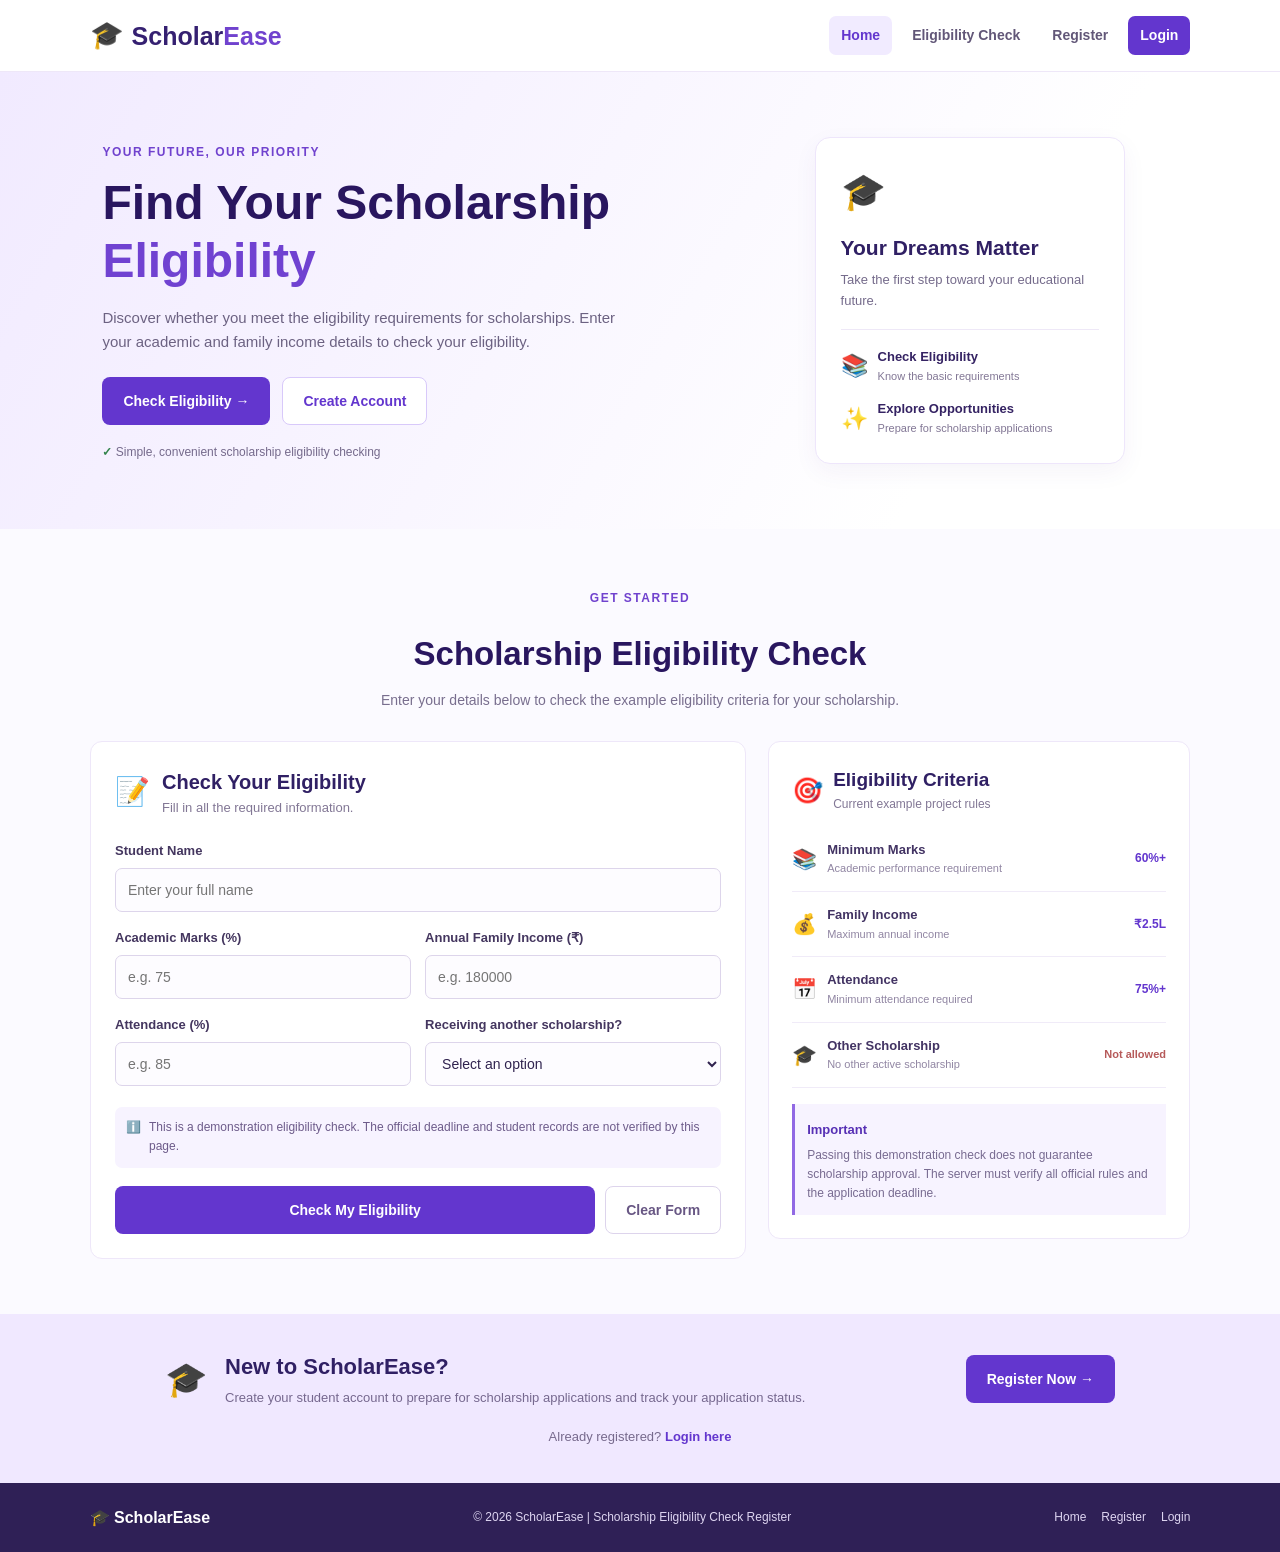
<file: Member3_Interface/index.html>
<!DOCTYPE html>
<html lang="en">
<head>
    <meta charset="UTF-8">
    <meta name="viewport" content="width=device-width, initial-scale=1.0">

    <title>ScholarEase | Scholarship Eligibility Check</title>

    <link rel="stylesheet" href="style.css">
</head>
<body>

    <!-- Navigation -->
    <header class="navbar">
        <a href="index.html" class="logo">
            <span class="logo-icon">🎓</span>
            <span>Scholar<span class="logo-highlight">Ease</span></span>
        </a>

        <nav class="nav-links">
            <a href="index.html" class="active">Home</a>
            <a href="#eligibility">Eligibility Check</a>
            <a href="register.html">Register</a>
            <a href="login.html" class="login-link">Login</a>
        </nav>
    </header>

    <!-- Hero Section -->
    <section class="hero">
        <div class="hero-content">
            <span class="hero-label">YOUR FUTURE, OUR PRIORITY</span>

            <h1>
                Find Your Scholarship
                <span>Eligibility</span>
            </h1>

            <p>
                Discover whether you meet the eligibility requirements
                for scholarships. Enter your academic and family income
                details to check your eligibility.
            </p>

            <div class="hero-buttons">
                <a href="#eligibility" class="btn btn-primary">
                    Check Eligibility →
                </a>

                <a href="register.html" class="btn btn-secondary">
                    Create Account
                </a>
            </div>

            <div class="hero-note">
                <span>✓</span>
                Simple, convenient scholarship eligibility checking
            </div>
        </div>

        <div class="hero-visual" aria-hidden="true">
            <div class="visual-circle"></div>

            <div class="visual-card">
                <div class="visual-cap">🎓</div>
                <h3>Your Dreams Matter</h3>
                <p>Take the first step toward your educational future.</p>

                <div class="visual-divider"></div>

                <div class="visual-stat">
                    <span class="stat-icon">📚</span>
                    <div>
                        <strong>Check Eligibility</strong>
                        <small>Know the basic requirements</small>
                    </div>
                </div>

                <div class="visual-stat">
                    <span class="stat-icon">✨</span>
                    <div>
                        <strong>Explore Opportunities</strong>
                        <small>Prepare for scholarship applications</small>
                    </div>
                </div>
            </div>

            <div class="floating-badge">
                <span>💜</span> Education opens doors
            </div>
        </div>
    </section>

    <!-- Eligibility Checker -->
    <section class="eligibility-section" id="eligibility">
        <div class="section-heading">
            <span class="section-label">GET STARTED</span>
            <h2>Scholarship Eligibility Check</h2>
            <p>
                Enter your details below to check the example
                eligibility criteria for your scholarship.
            </p>
        </div>

        <div class="eligibility-layout">

            <div class="form-card">
                <div class="card-title">
                    <div class="card-icon">📝</div>
                    <div>
                        <h3>Check Your Eligibility</h3>
                        <p>Fill in all the required information.</p>
                    </div>
                </div>

                <form id="eligibilityForm">

                    <div class="form-group">
                        <label for="studentName">Student Name</label>
                        <input
                            type="text"
                            id="studentName"
                            name="studentName"
                            placeholder="Enter your full name"
                            autocomplete="name"
                            required
                        >
                    </div>

                    <div class="form-row">
                        <div class="form-group">
                            <label for="marks">Academic Marks (%)</label>
                            <input
                                type="number"
                                id="marks"
                                name="marks"
                                placeholder="e.g. 75"
                                min="0"
                                max="100"
                                step="0.01"
                                required
                            >
                        </div>

                        <div class="form-group">
                            <label for="income">Annual Family Income (₹)</label>
                            <input
                                type="number"
                                id="income"
                                name="income"
                                placeholder="e.g. 180000"
                                min="0"
                                step="1"
                                required
                            >
                        </div>
                    </div>

                    <div class="form-row">
                        <div class="form-group">
                            <label for="attendance">Attendance (%)</label>
                            <input
                                type="number"
                                id="attendance"
                                name="attendance"
                                placeholder="e.g. 85"
                                min="0"
                                max="100"
                                step="0.01"
                                required
                            >
                        </div>

                        <div class="form-group">
                            <label for="otherScholarship">
                                Receiving another scholarship?
                            </label>

                            <select
                                id="otherScholarship"
                                name="otherScholarship"
                                required
                            >
                                <option value="">Select an option</option>
                                <option value="no">No</option>
                                <option value="yes">Yes</option>
                            </select>
                        </div>
                    </div>

                    <div class="form-notice">
                        <span>ℹ️</span>
                        <p>
                            This is a demonstration eligibility check.
                            The official deadline and student records
                            are not verified by this page.
                        </p>
                    </div>

                    <div id="result" class="result-message"
                         role="status" aria-live="polite"></div>

                    <div class="form-buttons">
                        <button type="submit" class="btn btn-primary">
                            Check My Eligibility
                        </button>

                        <button type="reset" class="btn btn-reset">
                            Clear Form
                        </button>
                    </div>
                </form>
            </div>

            <!-- Criteria -->
            <aside class="criteria-card">
                <div class="criteria-heading">
                    <span class="criteria-icon">🎯</span>
                    <div>
                        <h3>Eligibility Criteria</h3>
                        <p>Current example project rules</p>
                    </div>
                </div>

                <div class="criteria-item">
                    <div class="criteria-icon-box">📚</div>
                    <div class="criteria-text">
                        <h4>Minimum Marks</h4>
                        <p>Academic performance requirement</p>
                    </div>
                    <strong>60%+</strong>
                </div>

                <div class="criteria-item">
                    <div class="criteria-icon-box">💰</div>
                    <div class="criteria-text">
                        <h4>Family Income</h4>
                        <p>Maximum annual income</p>
                    </div>
                    <strong>₹2.5L</strong>
                </div>

                <div class="criteria-item">
                    <div class="criteria-icon-box">📅</div>
                    <div class="criteria-text">
                        <h4>Attendance</h4>
                        <p>Minimum attendance required</p>
                    </div>
                    <strong>75%+</strong>
                </div>

                <div class="criteria-item">
                    <div class="criteria-icon-box">🎓</div>
                    <div class="criteria-text">
                        <h4>Other Scholarship</h4>
                        <p>No other active scholarship</p>
                    </div>
                    <strong class="not-allowed">Not allowed</strong>
                </div>

                <div class="criteria-warning">
                    <strong>Important</strong>
                    <p>
                        Passing this demonstration check does not guarantee
                        scholarship approval. The server must verify all
                        official rules and the application deadline.
                    </p>
                </div>
            </aside>
        </div>
    </section>

    <!-- Registration Call to Action -->
    <section class="register-section">
        <div class="register-content">
            <div class="register-icon">🎓</div>

            <div>
                <h2>New to ScholarEase?</h2>
                <p>
                    Create your student account to prepare for scholarship
                    applications and track your application status.
                </p>
            </div>

            <a href="register.html" class="btn btn-white">
                Register Now →
            </a>
        </div>

        <p class="registered-text">
            Already registered?
            <a href="login.html">Login here</a>
        </p>
    </section>

    <!-- Footer -->
    <footer class="footer">
        <div class="footer-content">
            <a href="index.html" class="footer-logo">🎓 ScholarEase</a>

            <p>
                © 2026 ScholarEase | Scholarship Eligibility Check Register
            </p>

            <div class="footer-links">
                <a href="index.html">Home</a>
                <a href="register.html">Register</a>
                <a href="login.html">Login</a>
            </div>
        </div>
    </footer>

    <script src="script.js"></script>
</body>
</html>
</file>
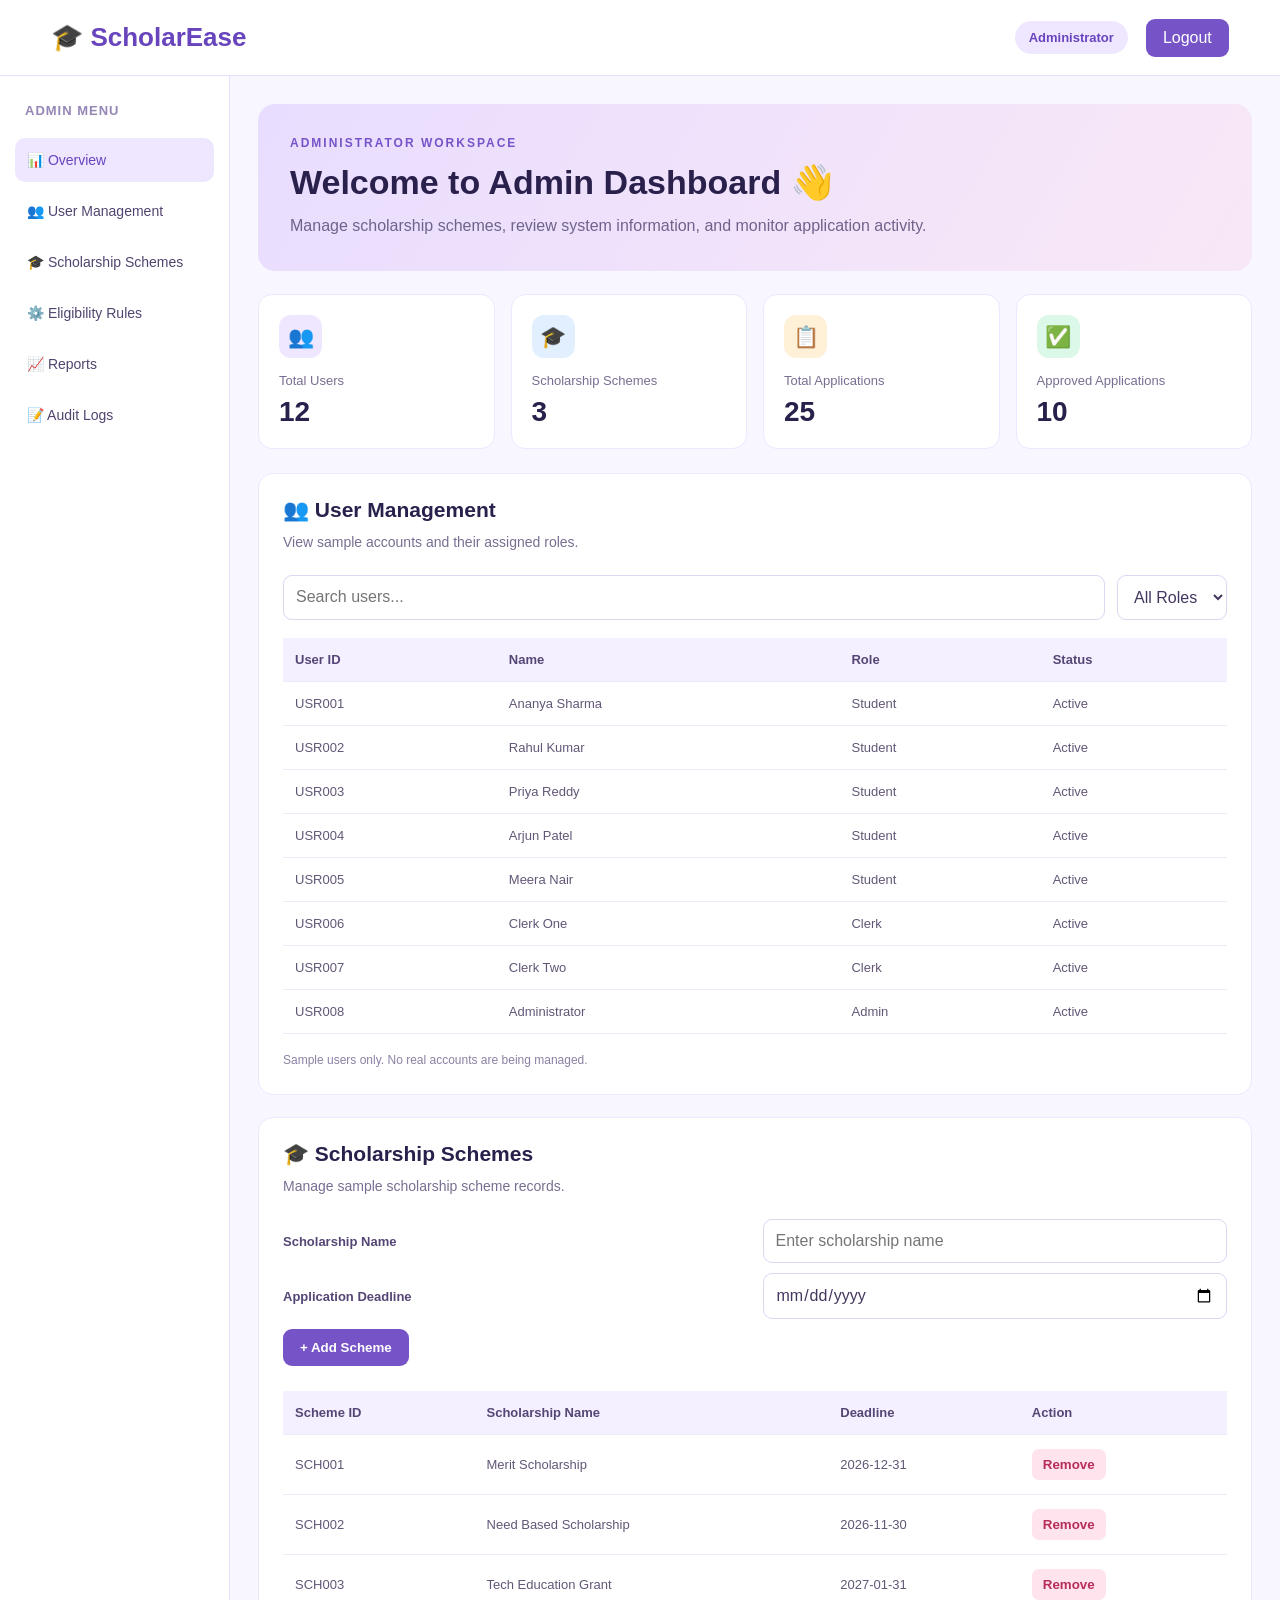
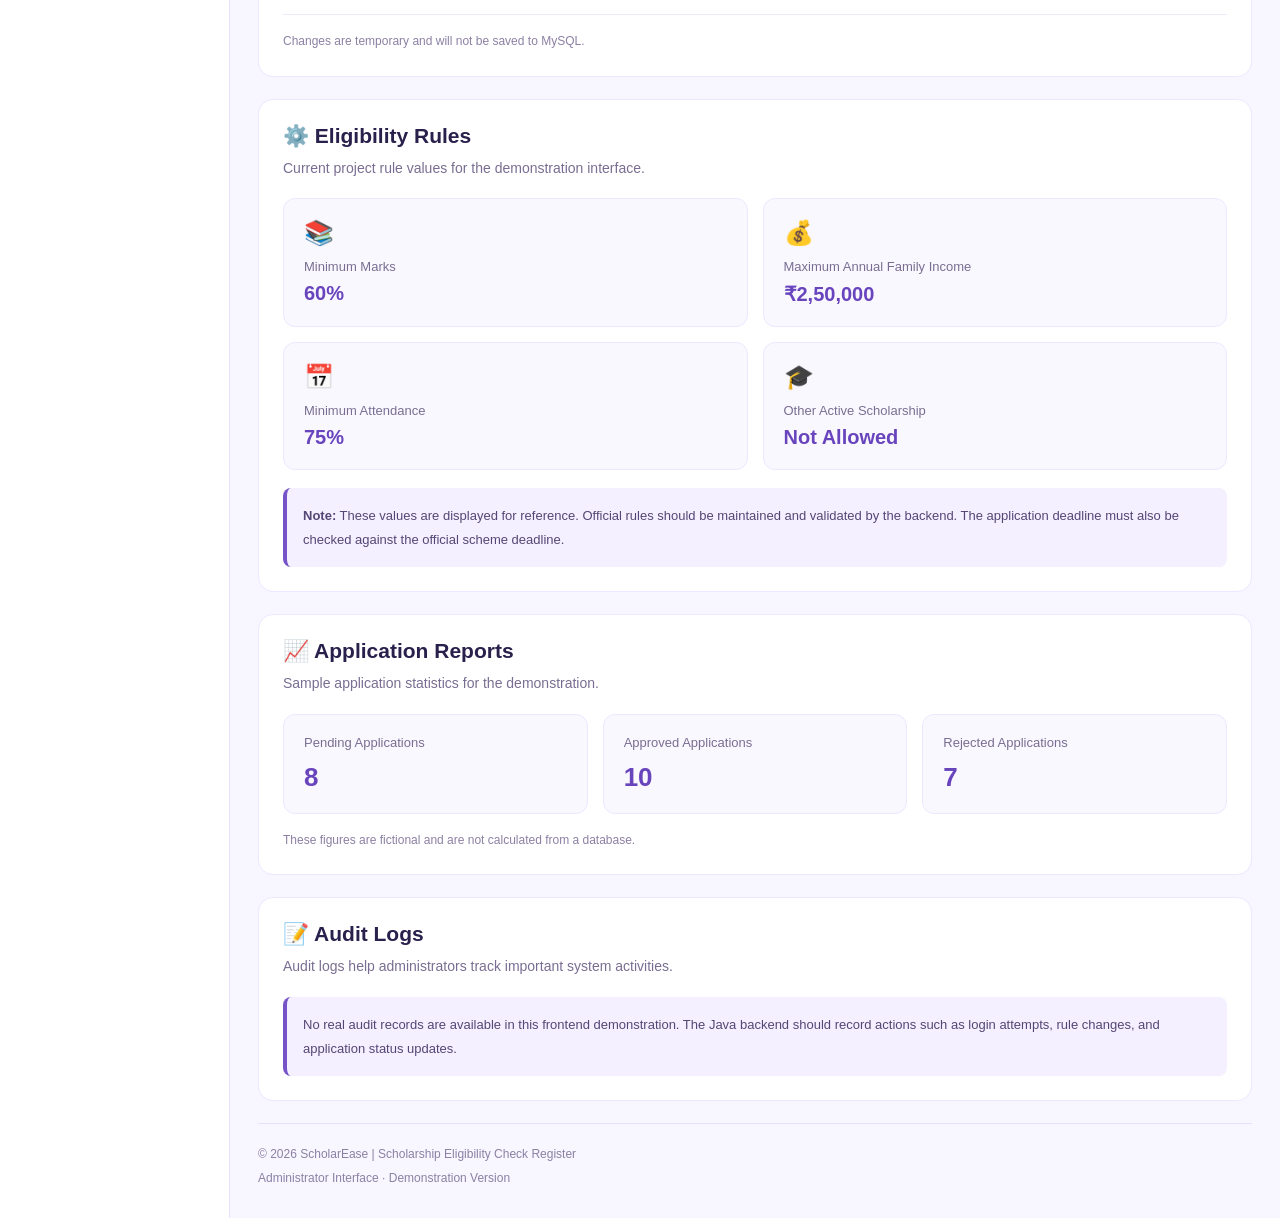
<file: Member3_Interface/admin.html>
<!DOCTYPE html>
<html lang="en">
<head>
    <meta charset="UTF-8">
    <meta name="viewport" content="width=device-width, initial-scale=1.0">
    <title>ScholarEase | Admin Dashboard</title>
    <link rel="stylesheet" href="admin.css">
</head>
<body>

<header class="topbar">
    <a href="index.html" class="logo">🎓 ScholarEase</a>
    <div class="top-actions">
        <span class="role-badge">Administrator</span>
        <a href="logout" class="logout">Logout</a>
    </div>
</header>

<div class="layout">

    <aside class="sidebar">
        <h3>ADMIN MENU</h3>
        <a href="#overview" class="active">📊 Overview</a>
        <a href="#users">👥 User Management</a>
        <a href="#schemes">🎓 Scholarship Schemes</a>
        <a href="#rules">⚙️ Eligibility Rules</a>
        <a href="#reports">📈 Reports</a>
        <a href="#audit">📝 Audit Logs</a>
    </aside>

    <main class="main-content">

        <section class="welcome" id="overview">
            <p class="eyebrow">ADMINISTRATOR WORKSPACE</p>
            <h1>Welcome to Admin Dashboard 👋</h1>
            <p>Manage scholarship schemes, review system information, and monitor application activity.</p>
        </section>

        <section class="stats">
            <article class="stat-card">
                <div class="stat-icon purple">👥</div>
                <p>Total Users</p>
                <h2 id="userCount">12</h2>
            </article>

            <article class="stat-card">
                <div class="stat-icon blue">🎓</div>
                <p>Scholarship Schemes</p>
                <h2 id="schemeCount">3</h2>
            </article>

            <article class="stat-card">
                <div class="stat-icon orange">📋</div>
                <p>Total Applications</p>
                <h2 id="applicationCount">25</h2>
            </article>

            <article class="stat-card">
                <div class="stat-icon green">✅</div>
                <p>Approved Applications</p>
                <h2 id="approvedCount">10</h2>
            </article>
        </section>

        <section class="panel" id="users">
            <div class="panel-heading">
                <div>
                    <h2>👥 User Management</h2>
                    <p>View sample accounts and their assigned roles.</p>
                </div>
            </div>

            <div class="filters">
                <input
                    type="search"
                    id="userSearch"
                    placeholder="Search users..."
                    aria-label="Search users"
                >

                <select id="roleFilter" aria-label="Filter by role">
                    <option value="All">All Roles</option>
                    <option value="Student">Student</option>
                    <option value="Clerk">Clerk</option>
                    <option value="Admin">Admin</option>
                </select>
            </div>

            <div class="table-wrapper">
                <table>
                    <thead>
                        <tr>
                            <th>User ID</th>
                            <th>Name</th>
                            <th>Role</th>
                            <th>Status</th>
                        </tr>
                    </thead>
                    <tbody id="userTable"></tbody>
                </table>
            </div>
            <p class="note">Sample users only. No real accounts are being managed.</p>
        </section>

        <section class="panel" id="schemes">
            <div class="panel-heading">
                <div>
                    <h2>🎓 Scholarship Schemes</h2>
                    <p>Manage sample scholarship scheme records.</p>
                </div>
            </div>

            <form id="schemeForm" class="scheme-form">
                <label for="schemeName">Scholarship Name</label>
                <input
                    type="text"
                    id="schemeName"
                    placeholder="Enter scholarship name"
                    required
                    maxlength="100"
                >

                <label for="schemeDeadline">Application Deadline</label>
                <input type="date" id="schemeDeadline" required>

                <button type="submit" class="primary-button">
                    + Add Scheme
                </button>
            </form>

            <div class="table-wrapper">
                <table>
                    <thead>
                        <tr>
                            <th>Scheme ID</th>
                            <th>Scholarship Name</th>
                            <th>Deadline</th>
                            <th>Action</th>
                        </tr>
                    </thead>
                    <tbody id="schemeTable"></tbody>
                </table>
            </div>
            <p class="note">Changes are temporary and will not be saved to MySQL.</p>
        </section>

        <section class="panel" id="rules">
            <h2>⚙️ Eligibility Rules</h2>
            <p class="section-description">
                Current project rule values for the demonstration interface.
            </p>

            <div class="rules-grid">
                <article class="rule-card">
                    <span>📚</span>
                    <p>Minimum Marks</p>
                    <h3>60%</h3>
                </article>

                <article class="rule-card">
                    <span>💰</span>
                    <p>Maximum Annual Family Income</p>
                    <h3>₹2,50,000</h3>
                </article>

                <article class="rule-card">
                    <span>📅</span>
                    <p>Minimum Attendance</p>
                    <h3>75%</h3>
                </article>

                <article class="rule-card">
                    <span>🎓</span>
                    <p>Other Active Scholarship</p>
                    <h3>Not Allowed</h3>
                </article>
            </div>

            <div class="info-box">
                <strong>Note:</strong> These values are displayed for reference.
                Official rules should be maintained and validated by the backend.
                The application deadline must also be checked against the official scheme deadline.
            </div>
        </section>

        <section class="panel" id="reports">
            <h2>📈 Application Reports</h2>
            <p class="section-description">
                Sample application statistics for the demonstration.
            </p>

            <div class="report-grid">
                <div class="report-card">
                    <p>Pending Applications</p>
                    <h3>8</h3>
                </div>
                <div class="report-card">
                    <p>Approved Applications</p>
                    <h3>10</h3>
                </div>
                <div class="report-card">
                    <p>Rejected Applications</p>
                    <h3>7</h3>
                </div>
            </div>
            <p class="note">These figures are fictional and are not calculated from a database.</p>
        </section>

        <section class="panel" id="audit">
            <h2>📝 Audit Logs</h2>
            <p class="section-description">
                Audit logs help administrators track important system activities.
            </p>

            <div class="info-box">
                No real audit records are available in this frontend demonstration.
                The Java backend should record actions such as login attempts,
                rule changes, and application status updates.
            </div>
        </section>

        <footer>
            <p>© 2026 ScholarEase | Scholarship Eligibility Check Register</p>
            <p>Administrator Interface · Demonstration Version</p>
        </footer>

    </main>
</div>

<script src="admin.js"></script>
</body>
</html>
</file>
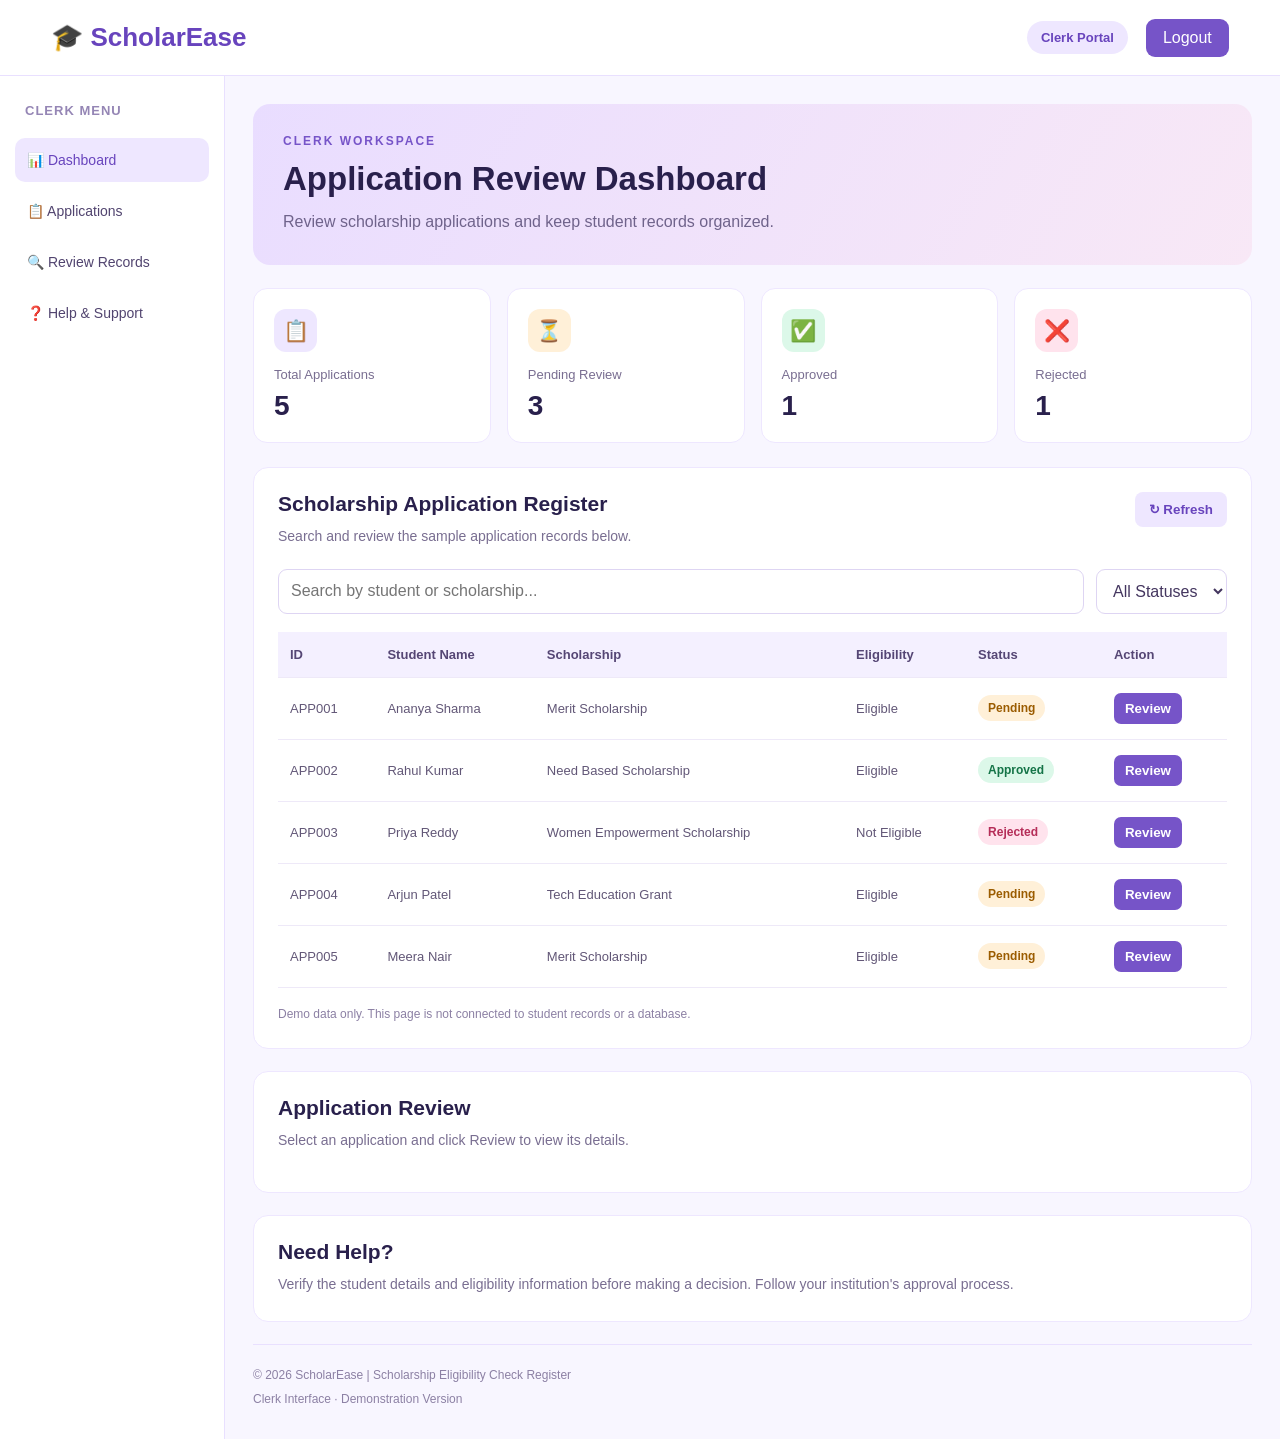
<file: Member3_Interface/clerk.html>
<!DOCTYPE html>
<html lang="en">
<head>
    <meta charset="UTF-8">
    <meta name="viewport" content="width=device-width, initial-scale=1.0">
    <title>ScholarEase | Clerk Dashboard</title>
    <link rel="stylesheet" href="clerk.css">
</head>
<body>

<header class="topbar">
    <a href="index.html" class="logo">🎓 ScholarEase</a>
    <div class="top-actions">
        <span class="role-badge">Clerk Portal</span>
        <a href="logout" class="logout">Logout</a>
    </div>
</header>

<div class="layout">

    <aside class="sidebar">
        <h3>CLERK MENU</h3>
        <a href="#overview" class="active">📊 Dashboard</a>
        <a href="#applications">📋 Applications</a>
        <a href="#review">🔍 Review Records</a>
        <a href="#help">❓ Help & Support</a>
    </aside>

    <main class="main-content">

        <section class="welcome" id="overview">
            <p class="eyebrow">CLERK WORKSPACE</p>
            <h1>Application Review Dashboard</h1>
            <p>Review scholarship applications and keep student records organized.</p>
        </section>

        <section class="stats">
            <article class="stat-card">
                <div class="stat-icon purple">📋</div>
                <p>Total Applications</p>
                <h2 id="totalCount">5</h2>
            </article>

            <article class="stat-card">
                <div class="stat-icon orange">⏳</div>
                <p>Pending Review</p>
                <h2 id="pendingCount">3</h2>
            </article>

            <article class="stat-card">
                <div class="stat-icon green">✅</div>
                <p>Approved</p>
                <h2 id="approvedCount">1</h2>
            </article>

            <article class="stat-card">
                <div class="stat-icon pink">❌</div>
                <p>Rejected</p>
                <h2 id="rejectedCount">1</h2>
            </article>
        </section>

        <section class="application-panel" id="applications">
            <div class="panel-heading">
                <div>
                    <h2>Scholarship Application Register</h2>
                    <p>Search and review the sample application records below.</p>
                </div>
                <button class="refresh-button" onclick="renderApplications()">
                    ↻ Refresh
                </button>
            </div>

            <div class="filters">
                <input
                    type="search"
                    id="searchInput"
                    placeholder="Search by student or scholarship..."
                    aria-label="Search applications"
                >

                <select id="statusFilter" aria-label="Filter by status">
                    <option value="All">All Statuses</option>
                    <option value="Pending">Pending</option>
                    <option value="Approved">Approved</option>
                    <option value="Rejected">Rejected</option>
                </select>
            </div>

            <div class="table-wrapper">
                <table>
                    <thead>
                        <tr>
                            <th>ID</th>
                            <th>Student Name</th>
                            <th>Scholarship</th>
                            <th>Eligibility</th>
                            <th>Status</th>
                            <th>Action</th>
                        </tr>
                    </thead>
                    <tbody id="applicationTable"></tbody>
                </table>
            </div>

            <p class="demo-note">
                Demo data only. This page is not connected to student records or a database.
            </p>
        </section>

        <section class="review-panel" id="review">
            <h2>Application Review</h2>
            <p id="reviewMessage">
                Select an application and click Review to view its details.
            </p>
            <div id="reviewDetails" class="review-details"></div>
        </section>

        <section class="help-panel" id="help">
            <h2>Need Help?</h2>
            <p>
                Verify the student details and eligibility information before
                making a decision. Follow your institution's approval process.
            </p>
        </section>

        <footer>
            <p>© 2026 ScholarEase | Scholarship Eligibility Check Register</p>
            <p>Clerk Interface · Demonstration Version</p>
        </footer>

    </main>
</div>

<script src="clerk.js"></script>
</body>
</html>
</file>
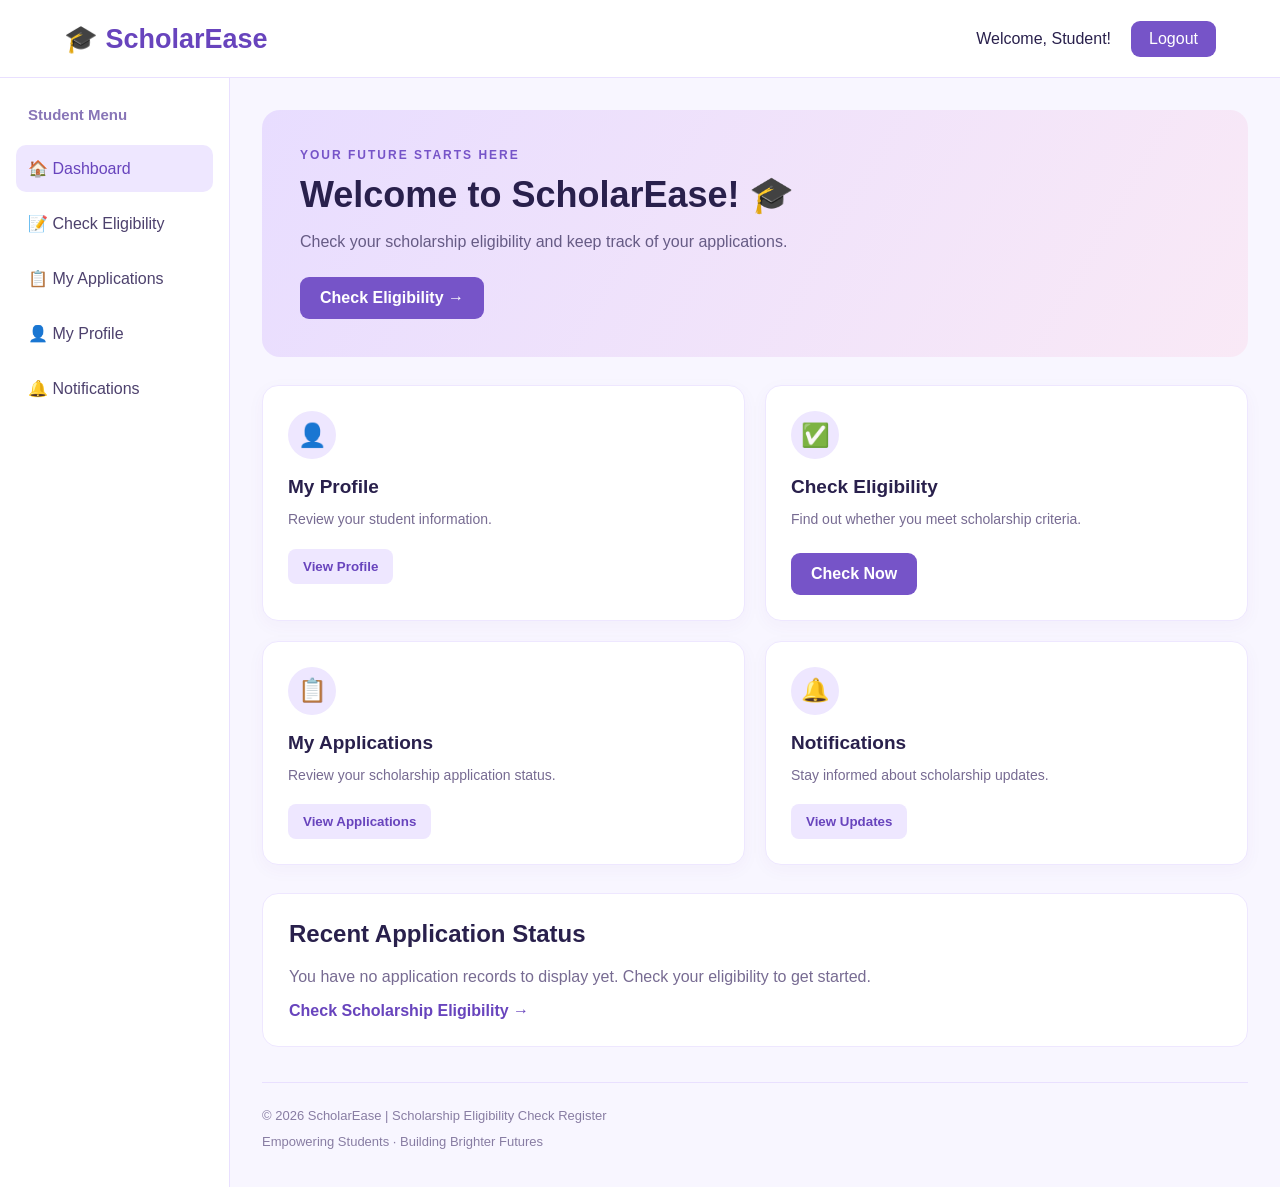
<file: Member3_Interface/dashboard.html>
<!DOCTYPE html>
<html lang="en">
<head>
    <meta charset="UTF-8">
    <meta name="viewport" content="width=device-width, initial-scale=1.0">
    <title>ScholarEase | Student Dashboard</title>
    <link rel="stylesheet" href="dashboard.css">
</head>
<body>

<header class="topbar">
    <a href="index.html" class="logo">🎓 ScholarEase</a>
    <div class="student-info">
        <span id="studentWelcome">Welcome, Student!</span>
        <a href="logout" class="logout">Logout</a>
    </div>
</header>

<div class="layout">
    <aside class="sidebar">
        <h3>Student Menu</h3>
        <a href="#dashboard" class="active">🏠 Dashboard</a>
        <a href="index.html">📝 Check Eligibility</a>
        <a href="#applications">📋 My Applications</a>
        <a href="#profile">👤 My Profile</a>
        <a href="#notifications">🔔 Notifications</a>
    </aside>

    <main class="main-content" id="dashboard">
        <section class="welcome">
            <p class="eyebrow">YOUR FUTURE STARTS HERE</p>
            <h1>Welcome to ScholarEase! 🎓</h1>
            <p>Check your scholarship eligibility and keep track of your applications.</p>
            <a href="index.html" class="primary-button">Check Eligibility →</a>
        </section>

        <section class="cards">
            <article class="card" id="profile">
                <div class="icon">👤</div>
                <h2>My Profile</h2>
                <p>Review your student information.</p>
                <button onclick="showMessage('Profile details will be connected to the backend.')">
                    View Profile
                </button>
            </article>

            <article class="card">
                <div class="icon">✅</div>
                <h2>Check Eligibility</h2>
                <p>Find out whether you meet scholarship criteria.</p>
                <a href="index.html" class="card-button">Check Now</a>
            </article>

            <article class="card" id="applications">
                <div class="icon">📋</div>
                <h2>My Applications</h2>
                <p>Review your scholarship application status.</p>
                <button onclick="showMessage('Application records will appear after backend integration.')">
                    View Applications
                </button>
            </article>

            <article class="card" id="notifications">
                <div class="icon">🔔</div>
                <h2>Notifications</h2>
                <p>Stay informed about scholarship updates.</p>
                <button onclick="showMessage('Notifications will be available in a future update.')">
                    View Updates
                </button>
            </article>
        </section>

        <section class="application-panel">
            <h2>Recent Application Status</h2>
            <p class="empty-message">
                You have no application records to display yet.
                Check your eligibility to get started.
            </p>
            <a href="index.html" class="text-link">Check Scholarship Eligibility →</a>
        </section>

        <footer>
            <p>© 2026 ScholarEase | Scholarship Eligibility Check Register</p>
            <p>Empowering Students · Building Brighter Futures</p>
        </footer>
    </main>
</div>

<script>
    function showMessage(message) {
        alert(message);
    }
</script>
<script>
    // The logged-in user comes from the server session (SessionInfoServlet).
    fetch("session-info")
</file>
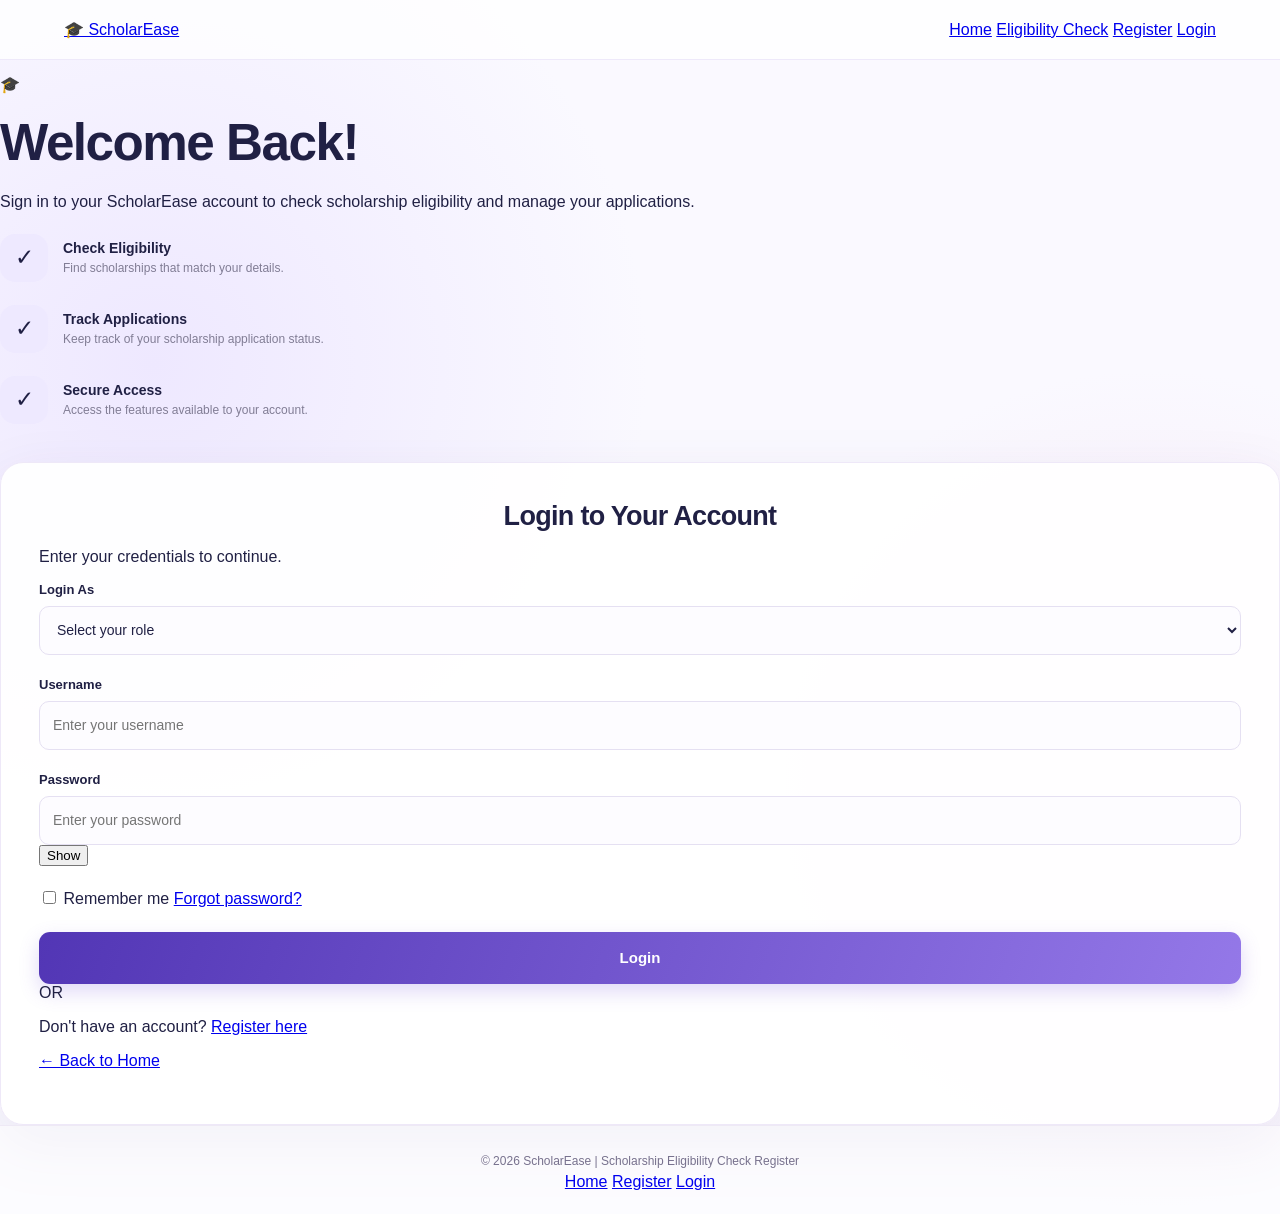
<file: Member3_Interface/login.html>
<!DOCTYPE html>
<html lang="en">
<head>
    <meta charset="UTF-8">
    <meta name="viewport" content="width=device-width, initial-scale=1.0">

    <title>Login | ScholarEase</title>

    <link rel="stylesheet" href="login.css">
</head>

<body>

    <!-- Navigation Bar -->
    <header class="navbar">
        <a href="index.html" class="logo">🎓 ScholarEase</a>

        <nav>
            <a href="index.html">Home</a>
            <a href="index.html">Eligibility Check</a>
            <a href="register.html">Register</a>
            <a href="login.html" class="active">Login</a>
        </nav>
    </header>

    <!-- Login Section -->
    <main class="login-container">

        <!-- Welcome Information -->
        <section class="welcome-panel">
            <div class="welcome-icon">🎓</div>

            <h1>Welcome Back!</h1>

            <p>
                Sign in to your ScholarEase account to check scholarship
                eligibility and manage your applications.
            </p>

            <div class="feature">
                <span class="feature-icon">✓</span>
                <div>
                    <h3>Check Eligibility</h3>
                    <p>Find scholarships that match your details.</p>
                </div>
            </div>

            <div class="feature">
                <span class="feature-icon">✓</span>
                <div>
                    <h3>Track Applications</h3>
                    <p>Keep track of your scholarship application status.</p>
                </div>
            </div>

            <div class="feature">
                <span class="feature-icon">✓</span>
                <div>
                    <h3>Secure Access</h3>
                    <p>Access the features available to your account.</p>
                </div>
            </div>
        </section>

        <!-- Login Form -->
        <section class="login-card">

            <div class="login-heading">
                <h2>Login to Your Account</h2>
                <p>Enter your credentials to continue.</p>
            </div>

            <form id="loginForm" method="post" action="login">

                <div class="form-group">
                    <label for="role">Login As</label>

                    <select id="role" name="role" required>
                        <option value="">Select your role</option>
                        <option value="Student">Student</option>
                        <option value="Clerk">Clerk</option>
                        <option value="Admin">Admin</option>
                    </select>
                </div>

                <div class="form-group">
                    <label for="username">Username</label>

                    <input
                        type="text"
                        id="username"
                        name="username"
                        placeholder="Enter your username"
                        autocomplete="username"
                        required
                    >
                </div>

                <div class="form-group">
                    <label for="password">Password</label>

                    <div class="password-wrapper">
                        <input
                            type="password"
                            id="password"
                            name="password"
                            placeholder="Enter your password"
                            autocomplete="current-password"
                            required
                        >

                        <button
                            type="button"
                            id="togglePassword"
                            class="toggle-password"
                            aria-label="Show password"
                        >
                            Show
                        </button>
                    </div>
                </div>

                <div class="form-options">
                    <label class="remember-option">
                        <input type="checkbox" id="rememberMe">
                        <span>Remember me</span>
                    </label>

                    <a href="#" id="forgotPassword">Forgot password?</a>
                </div>

                <p id="message" class="message" role="status"
                   aria-live="polite"></p>

                <button type="submit" class="login-button">
                    Login
                </button>

            </form>

            <div class="divider">
                <span>OR</span>
            </div>

            <p class="register-prompt">
                Don't have an account?
                <a href="register.html">Register here</a>
            </p>

            <p class="back-home">
                <a href="index.html">← Back to Home</a>
            </p>

        </section>

    </main>

    <!-- Footer -->
    <footer class="footer">
        <p>
            © 2026 ScholarEase |
            Scholarship Eligibility Check Register
        </p>

        <div class="footer-links">
            <a href="index.html">Home</a>
            <a href="register.html">Register</a>
            <a href="login.html">Login</a>
        </div>
    </footer>

    <script src="login.js"></script>

</body>
</html>
</file>
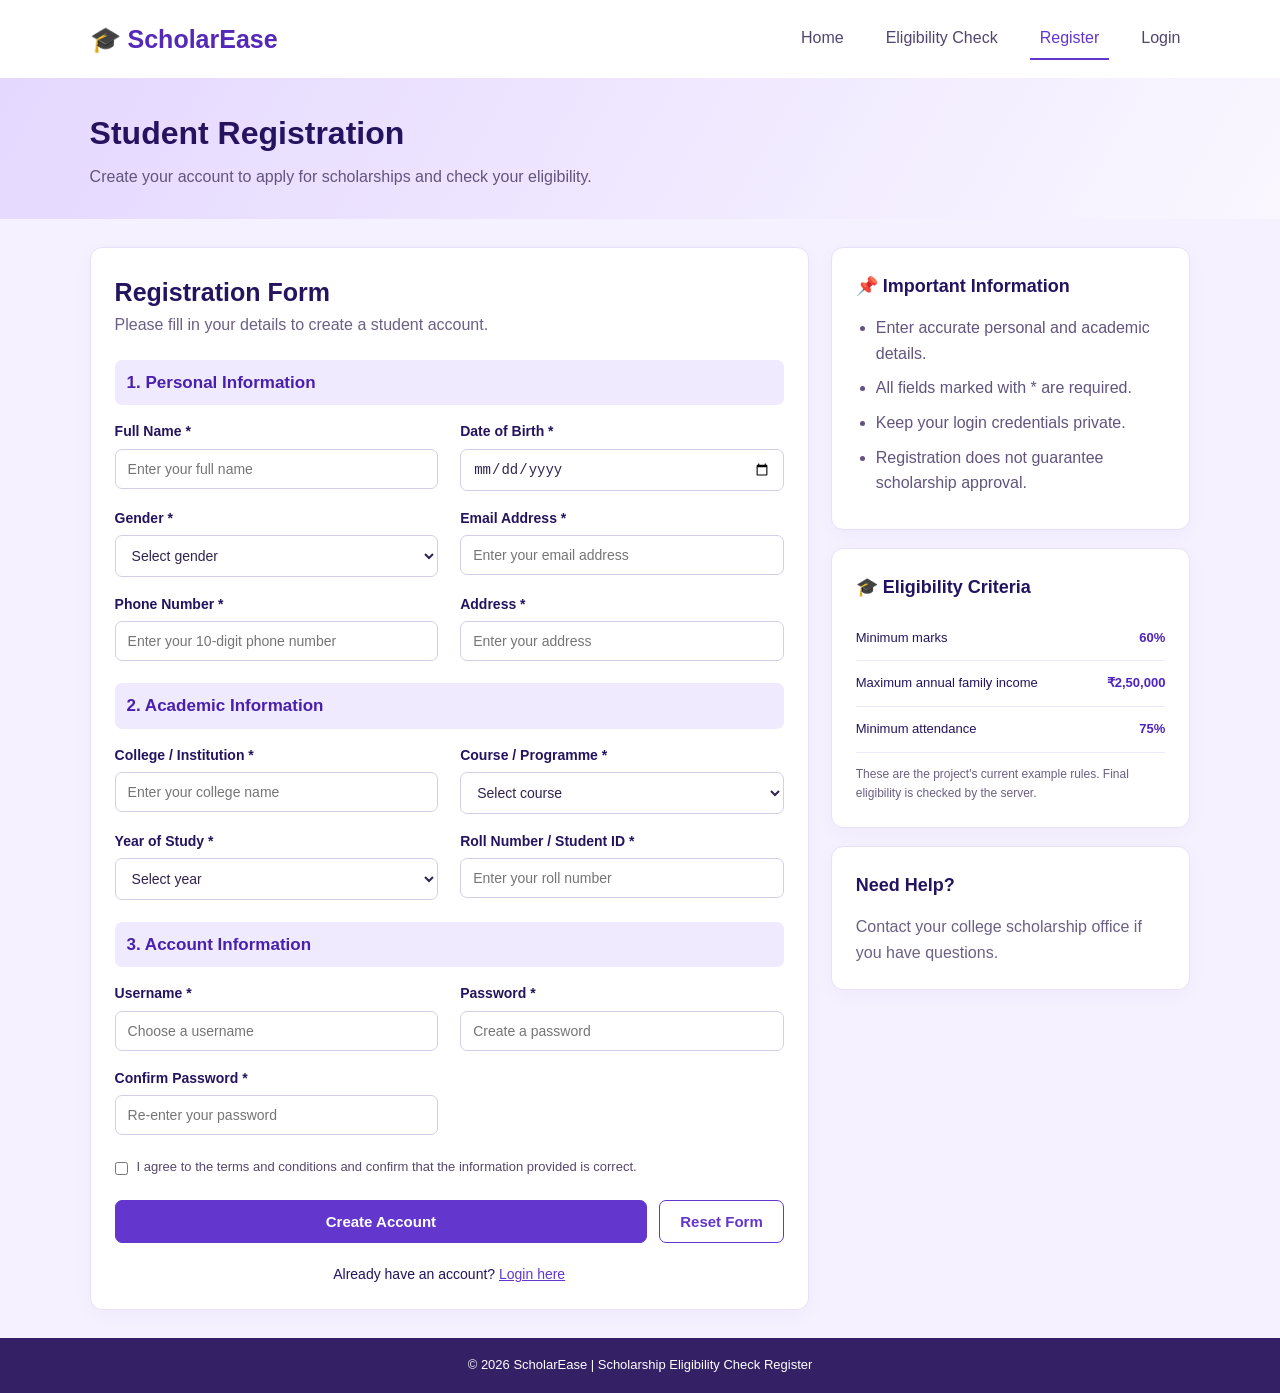
<file: Member3_Interface/register.html>
<!DOCTYPE html>
<html lang="en">
<head>
    <meta charset="UTF-8">
    <meta name="viewport" content="width=device-width, initial-scale=1.0">
    <title>Student Registration | ScholarEase</title>
    <link rel="stylesheet" href="register.css">
</head>

<body>

<header class="navbar">
    <a href="index.html" class="logo">🎓 ScholarEase</a>

    <nav>
        <a href="index.html">Home</a>
        <a href="index.html">Eligibility Check</a>
        <a href="register.html" class="active">Register</a>
        <a href="login.html">Login</a>
    </nav>
</header>

<section class="hero">
    <h1>Student Registration</h1>
    <p>Create your account to apply for scholarships and check your eligibility.</p>
</section>

<main class="container">

    <section class="registration-card">

        <div class="card-heading">
            <h2>Registration Form</h2>
            <p>Please fill in your details to create a student account.</p>
        </div>

        <form id="registerForm">

            <h3>1. Personal Information</h3>

            <div class="form-grid">

                <div class="form-group">
                    <label for="fullName">Full Name *</label>
                    <input type="text" id="fullName" name="fullName"
                           placeholder="Enter your full name" required>
                </div>

                <div class="form-group">
                    <label for="dob">Date of Birth *</label>
                    <input type="date" id="dob" name="dob" required>
                </div>

                <div class="form-group">
                    <label for="gender">Gender *</label>
                    <select id="gender" name="gender" required>
                        <option value="">Select gender</option>
                        <option value="Female">Female</option>
                        <option value="Male">Male</option>
                        <option value="Other">Other</option>
                        <option value="Prefer not to say">Prefer not to say</option>
                    </select>
                </div>

                <div class="form-group">
                    <label for="email">Email Address *</label>
                    <input type="email" id="email" name="email"
                           placeholder="Enter your email address" required>
                </div>

                <div class="form-group">
                    <label for="phone">Phone Number *</label>
                    <input type="tel" id="phone" name="phone"
                           placeholder="Enter your 10-digit phone number"
                           pattern="[0-9]{10}" maxlength="10" required>
                </div>

                <div class="form-group">
                    <label for="address">Address *</label>
                    <input type="text" id="address" name="address"
                           placeholder="Enter your address" required>
                </div>

            </div>

            <h3>2. Academic Information</h3>

            <div class="form-grid">

                <div class="form-group">
                    <label for="college">College / Institution *</label>
                    <input type="text" id="college" name="college"
                           placeholder="Enter your college name" required>
                </div>

                <div class="form-group">
                    <label for="course">Course / Programme *</label>
                    <select id="course" name="course" required>
                        <option value="">Select course</option>
                        <option value="BCA">BCA</option>
                        <option value="BBA">BBA</option>
                        <option value="BCom">B.Com</option>
                        <option value="BA">B.A.</option>
                        <option value="BSc">B.Sc.</option>
                        <option value="BE">B.E. / B.Tech</option>
                        <option value="Other">Other</option>
                    </select>
                </div>

                <div class="form-group">
                    <label for="year">Year of Study *</label>
                    <select id="year" name="year" required>
                        <option value="">Select year</option>
                        <option value="1">First Year</option>
                        <option value="2">Second Year</option>
                        <option value="3">Third Year</option>
                        <option value="4">Fourth Year</option>
                    </select>
                </div>

                <div class="form-group">
                    <label for="rollNumber">Roll Number / Student ID *</label>
                    <input type="text" id="rollNumber" name="rollNumber"
                           placeholder="Enter your roll number" required>
                </div>

            </div>

            <h3>3. Account Information</h3>

            <div class="form-grid">

                <div class="form-group">
                    <label for="username">Username *</label>
                    <input type="text" id="username" name="username"
                           placeholder="Choose a username" minlength="4"
                           maxlength="30" required>
                </div>

                <div class="form-group">
                    <label for="password">Password *</label>
                    <input type="password" id="password" name="password"
                           placeholder="Create a password" minlength="8" required>
                </div>

                <div class="form-group">
                    <label for="confirmPassword">Confirm Password *</label>
                    <input type="password" id="confirmPassword"
                           name="confirmPassword"
                           placeholder="Re-enter your password" required>
                </div>

            </div>

            <label class="agreement">
                <input type="checkbox" id="terms" required>
                <span>I agree to the terms and conditions and confirm that
                the information provided is correct.</span>
            </label>

            <div id="message" role="status" aria-live="polite"></div>

            <div class="button-group">
                <button type="submit" class="register-btn">Create Account</button>
                <button type="reset" class="reset-btn">Reset Form</button>
            </div>

            <p class="login-prompt">
                Already have an account? <a href="login.html">Login here</a>
            </p>

        </form>

    </section>

    <aside class="sidebar">

        <section class="info-card">
            <h3>📌 Important Information</h3>
            <ul>
                <li>Enter accurate personal and academic details.</li>
                <li>All fields marked with * are required.</li>
                <li>Keep your login credentials private.</li>
                <li>Registration does not guarantee scholarship approval.</li>
            </ul>
        </section>

        <section class="info-card">
            <h3>🎓 Eligibility Criteria</h3>
            <div class="criteria-row">
                <span>Minimum marks</span>
                <strong>60%</strong>
            </div>
            <div class="criteria-row">
                <span>Maximum annual family income</span>
                <strong>₹2,50,000</strong>
            </div>
            <div class="criteria-row">
                <span>Minimum attendance</span>
                <strong>75%</strong>
            </div>
            <p class="note">
                These are the project's current example rules.
                Final eligibility is checked by the server.
            </p>
        </section>

        <section class="info-card">
            <h3>Need Help?</h3>
            <p>Contact your college scholarship office if you have questions.</p>
        </section>

    </aside>

</main>

<footer>
    <p>© 2026 ScholarEase | Scholarship Eligibility Check Register</p>
</footer>

<script src="register.js"></script>
</body>
</html>
</file>
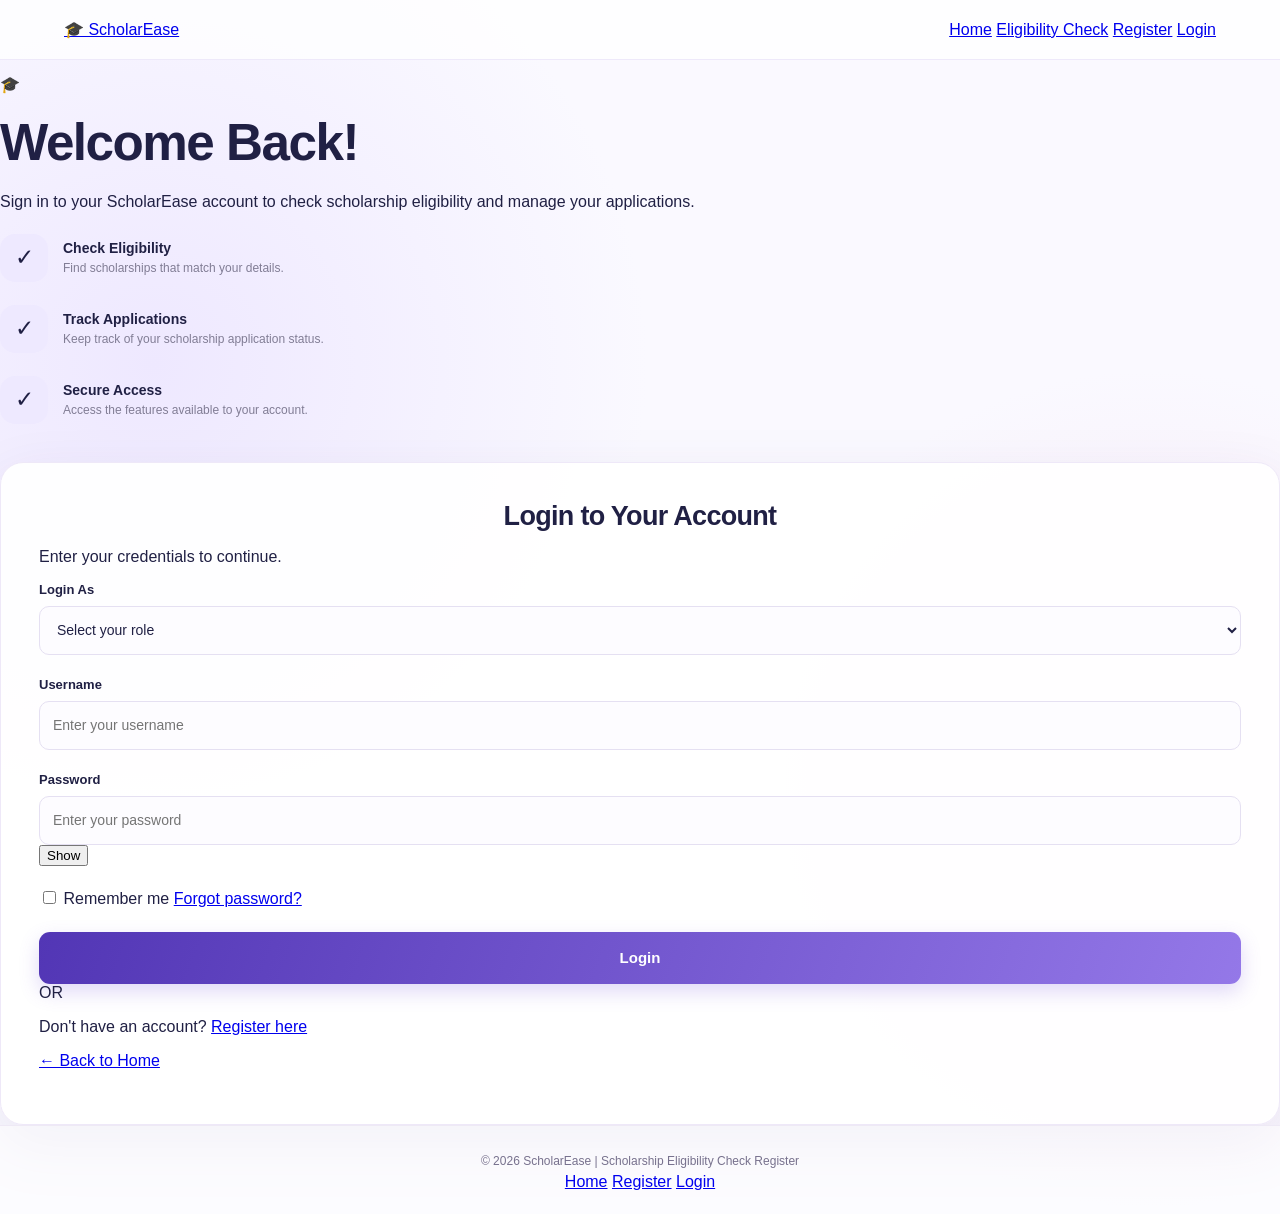
<file: scholarship-web/src/main/webapp/login.html>
<!DOCTYPE html>
<html lang="en">
<head>
    <meta charset="UTF-8">
    <meta name="viewport" content="width=device-width, initial-scale=1.0">
    <title>Login | ScholarEase</title>
    <link rel="stylesheet" href="login.css">
</head>

<body>

    <header class="navbar">
        <a href="index.html" class="logo">🎓 ScholarEase</a>

        <nav>
            <a href="index.html">Home</a>
            <a href="index.html">Eligibility Check</a>
            <a href="register.html">Register</a>
            <a href="login.html" class="active">Login</a>
        </nav>
    </header>

    <main class="login-container">

        <section class="welcome-panel">
            <div class="welcome-icon">🎓</div>

            <h1>Welcome Back!</h1>

            <p>
                Sign in to your ScholarEase account to check scholarship
                eligibility and manage your applications.
            </p>

            <div class="feature">
                <span class="feature-icon">✓</span>
                <div>
                    <h3>Check Eligibility</h3>
                    <p>Find scholarships that match your details.</p>
                </div>
            </div>

            <div class="feature">
                <span class="feature-icon">✓</span>
                <div>
                    <h3>Track Applications</h3>
                    <p>Keep track of your scholarship application status.</p>
                </div>
            </div>

            <div class="feature">
                <span class="feature-icon">✓</span>
                <div>
                    <h3>Secure Access</h3>
                    <p>Access the features available to your account.</p>
                </div>
            </div>
        </section>

        <section class="login-card">

            <div class="login-heading">
                <h2>Login to Your Account</h2>
                <p>Enter your credentials to continue.</p>
            </div>

            <form id="loginForm" method="post" action="login">

                <div class="form-group">
                    <label for="role">Login As</label>

                    <select id="role" name="role" required>
                        <option value="">Select your role</option>
                        <option value="STUDENT">Student</option>
                        <option value="CLERK">Clerk</option>
                        <option value="ADMIN">Admin</option>
                    </select>
                </div>

                <div class="form-group">
                    <label for="username">Username</label>

                    <input
                        type="text"
                        id="username"
                        name="username"
                        placeholder="Enter your username"
                        autocomplete="username"
                        required
                    >
                </div>

                <div class="form-group">
                    <label for="password">Password</label>

                    <div class="password-wrapper">
                        <input
                            type="password"
                            id="password"
                            name="password"
                            placeholder="Enter your password"
                            autocomplete="current-password"
                            required
                        >

                        <button
                            type="button"
                            id="togglePassword"
                            class="toggle-password"
                            aria-label="Show password"
                        >
                            Show
                        </button>
                    </div>
                </div>

                <div class="form-options">
                    <label class="remember-option">
                        <input type="checkbox" id="rememberMe">
                        <span>Remember me</span>
                    </label>

                    <a href="#" id="forgotPassword">Forgot password?</a>
                </div>

                <p id="message" class="message" role="status"
                   aria-live="polite"></p>

                <button type="submit" class="login-button">
                    Login
                </button>

            </form>

            <div class="divider">
                <span>OR</span>
            </div>

            <p class="register-prompt">
                Don't have an account?
                <a href="register.html">Register here</a>
            </p>

            <p class="back-home">
                <a href="index.html">← Back to Home</a>
            </p>

        </section>

    </main>

    <footer class="footer">
        <p>
            © 2026 ScholarEase |
            Scholarship Eligibility Check Register
        </p>

        <div class="footer-links">
            <a href="index.html">Home</a>
            <a href="register.html">Register</a>
            <a href="login.html">Login</a>
        </div>
    </footer>

    <script src="login.js"></script>

</body>
</html>
</file>
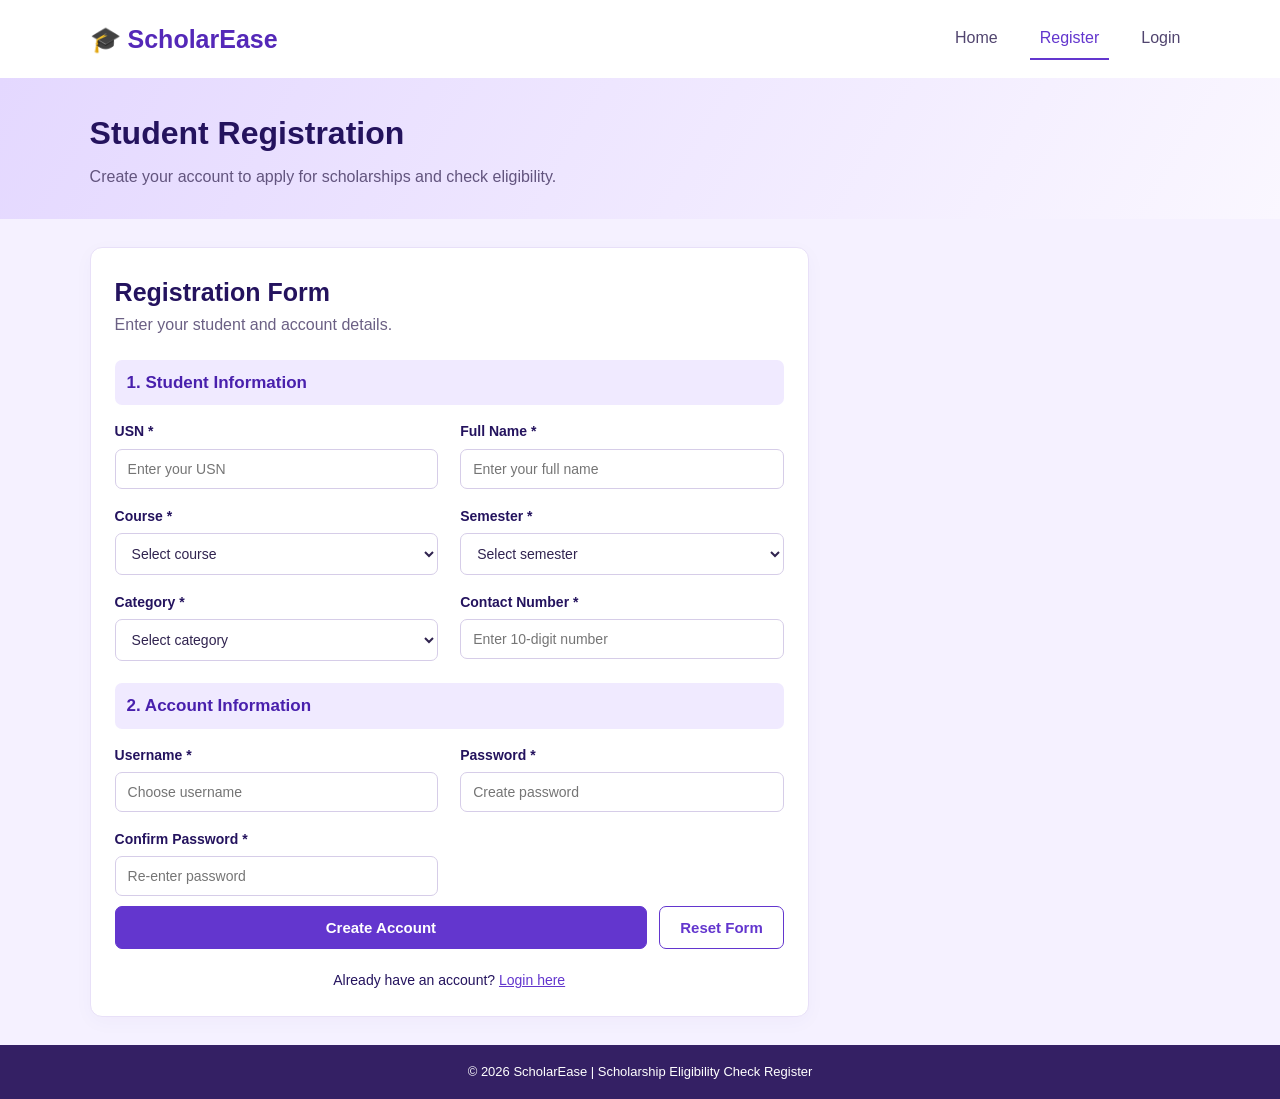
<file: scholarship-web/src/main/webapp/register.html>
<!DOCTYPE html>
<html lang="en">
<head>
    <meta charset="UTF-8">
    <meta name="viewport" content="width=device-width, initial-scale=1.0">
    <title>Student Registration | ScholarEase</title>
    <link rel="stylesheet" href="register.css">
</head>
<body>

<header class="navbar">
    <a href="index.html" class="logo">🎓 ScholarEase</a>
    <nav>
        <a href="index.html">Home</a>
        <a href="register.html" class="active">Register</a>
        <a href="login.html">Login</a>
    </nav>
</header>

<section class="hero">
    <h1>Student Registration</h1>
    <p>Create your account to apply for scholarships and check eligibility.</p>
</section>

<main class="container">
    <section class="registration-card">

        <div class="card-heading">
            <h2>Registration Form</h2>
            <p>Enter your student and account details.</p>
        </div>

        <form id="registerForm" action="register" method="post">

            <h3>1. Student Information</h3>

            <div class="form-grid">

                <div class="form-group">
                    <label for="usn">USN *</label>
                    <input type="text" id="usn" name="usn"
                           placeholder="Enter your USN" required>
                </div>

                <div class="form-group">
                    <label for="fullName">Full Name *</label>
                    <input type="text" id="fullName" name="fullName"
                           placeholder="Enter your full name" required>
                </div>

                <div class="form-group">
                    <label for="course">Course *</label>
                    <select id="course" name="course" required>
                        <option value="">Select course</option>
                        <option value="BCA">BCA</option>
                        <option value="BBA">BBA</option>
                        <option value="BCom">B.Com</option>
                        <option value="BA">B.A.</option>
                        <option value="BSc">B.Sc.</option>
                        <option value="BE">B.E.</option>
                    </select>
                </div>

                <div class="form-group">
                    <label for="semester">Semester *</label>
                    <select id="semester" name="semester" required>
                        <option value="">Select semester</option>
                        <option value="1">1</option>
                        <option value="2">2</option>
                        <option value="3">3</option>
                        <option value="4">4</option>
                        <option value="5">5</option>
                        <option value="6">6</option>
                        <option value="7">7</option>
                        <option value="8">8</option>
                    </select>
                </div>

                <div class="form-group">
                    <label for="category">Category *</label>
                    <select id="category" name="category" required>
                        <option value="">Select category</option>
                        <option value="General">General</option>
                        <option value="SC">SC</option>
                        <option value="ST">ST</option>
                        <option value="OBC">OBC</option>
                        <option value="Other">Other</option>
                    </select>
                </div>

                <div class="form-group">
                    <label for="contact">Contact Number *</label>
                    <input type="tel" id="contact" name="contact"
                           pattern="[0-9]{10}" maxlength="10"
                           placeholder="Enter 10-digit number" required>
                </div>

            </div>

            <h3>2. Account Information</h3>

            <div class="form-grid">

                <div class="form-group">
                    <label for="username">Username *</label>
                    <input type="text" id="username" name="username"
                           minlength="4" maxlength="30"
                           placeholder="Choose username" required>
                </div>

                <div class="form-group">
                    <label for="password">Password *</label>
                    <input type="password" id="password" name="password"
                           minlength="8" placeholder="Create password" required>
                </div>

                <div class="form-group">
                    <label for="confirmPassword">Confirm Password *</label>
                    <input type="password" id="confirmPassword"
                           name="confirmPassword"
                           placeholder="Re-enter password" required>
                </div>

            </div>

            <div id="message" role="status" aria-live="polite"></div>

            <div class="button-group">
                <button type="submit" class="register-btn">Create Account</button>
                <button type="reset" class="reset-btn">Reset Form</button>
            </div>

            <p class="login-prompt">
                Already have an account?
                <a href="login.html">Login here</a>
            </p>

        </form>
    </section>
</main>

<footer>
    <p>© 2026 ScholarEase | Scholarship Eligibility Check Register</p>
</footer>

<script src="register.js"></script>
</body>
</html>
</file>
<file: Member3_Interface/style.css>
* {
    margin: 0;
    padding: 0;
    box-sizing: border-box;
}

html {
    scroll-behavior: smooth;
    scroll-padding-top: 80px;
}

body {
    font-family: "Segoe UI", Arial, sans-serif;
    color: #30234f;
    background: #fbfaff;
    line-height: 1.6;
}

a {
    text-decoration: none;
}

button,
input,
select {
    font: inherit;
}

/* Navigation */
.navbar {
    min-height: 72px;
    padding: 12px 7%;
    display: flex;
    align-items: center;
    justify-content: space-between;
    flex-wrap: wrap;
    gap: 15px;
    background: white;
    border-bottom: 1px solid #eee7f8;
    position: sticky;
    top: 0;
    z-index: 10;
}

.logo {
    display: flex;
    align-items: center;
    gap: 8px;
    color: #352071;
    font-size: 25px;
    font-weight: 800;
}

.logo-icon {
    font-size: 27px;
}

.logo-highlight {
    color: #7042ce;
}

.nav-links {
    display: flex;
    align-items: center;
    flex-wrap: wrap;
    gap: 8px;
}

.nav-links a {
    padding: 8px 12px;
    border-radius: 7px;
    color: #625778;
    font-size: 14px;
    font-weight: 600;
}

.nav-links a:hover,
.nav-links a.active {
    color: #6336ce;
    background: #f1ebff;
}

.nav-links a.login-link {
    color: white;
    background: #6336ce;
}

/* Hero */
.hero {
    padding: 65px 8%;
    min-height: 390px;
    display: grid;
    grid-template-columns: 1.2fr 0.8fr;
    align-items: center;
    gap: 35px;
    background: linear-gradient(120deg, #f1eaff, #ffffff 75%);
}

.hero-content {
    max-width: 600px;
}

.hero-label,
.section-label {
    display: inline-block;
    margin-bottom: 12px;
    color: #7042ce;
    font-size: 12px;
    font-weight: 800;
    letter-spacing: 1.5px;
}

.hero h1 {
    margin-bottom: 16px;
    color: #29165f;
    font-size: clamp(34px, 4vw, 48px);
    line-height: 1.2;
}

.hero h1 span {
    display: block;
    color: #7042d1;
}

.hero-content > p {
    max-width: 520px;
    margin-bottom: 23px;
    color: #6c6282;
    font-size: 15px;
}

.hero-buttons {
    display: flex;
    flex-wrap: wrap;
    gap: 12px;
}

.btn {
    display: inline-flex;
    justify-content: center;
    align-items: center;
    padding: 12px 20px;
    border: 1px solid transparent;
    border-radius: 8px;
    cursor: pointer;
    font-size: 14px;
    font-weight: 700;
    transition: background 0.2s;
}

.btn-primary {
    color: white;
    background: #6336ce;
}

.btn-primary:hover {
    background: #4e26b0;
}

.btn-secondary {
    color: #6336ce;
    background: white;
    border-color: #d8c9fa;
}

.btn-secondary:hover {
    background: #f5f0ff;
}

.hero-note {
    margin-top: 18px;
    color: #756a8c;
    font-size: 12px;
}

.hero-note span {
    color: #32834b;
    font-weight: bold;
}

/* Simple hero illustration */
.hero-visual {
    display: flex;
    justify-content: center;
    align-items: center;
    min-height: 260px;
}

.visual-circle {
    display: none;
}

.visual-card {
    width: 100%;
    max-width: 310px;
    padding: 25px;
    border: 1px solid #eee6fb;
    border-radius: 15px;
    background: white;
    box-shadow: 0 8px 25px #4d278c0d;
}

.visual-cap {
    margin-bottom: 10px;
    font-size: 36px;
}

.visual-card h3 {
    margin-bottom: 6px;
    color: #302064;
    font-size: 21px;
}

.visual-card > p {
    color: #756b8b;
    font-size: 13px;
}

.visual-divider {
    height: 1px;
    margin: 17px 0;
    background: #eee8f7;
}

.visual-stat {
    display: flex;
    align-items: center;
    gap: 10px;
    margin-top: 14px;
}

.stat-icon {
    font-size: 22px;
}

.visual-stat strong,
.visual-stat small {
    display: block;
}

.visual-stat strong {
    color: #352363;
    font-size: 13px;
}

.visual-stat small {
    color: #827795;
    font-size: 11px;
}

.floating-badge {
    display: none;
}

/* Eligibility section */
.eligibility-section {
    padding: 55px 7%;
}

.section-heading {
    max-width: 650px;
    margin: 0 auto 30px;
    text-align: center;
}

.section-heading h2 {
    margin: 8px 0;
    color: #29165f;
    font-size: clamp(26px, 3vw, 33px);
}

.section-heading p {
    color: #786e8e;
    font-size: 14px;
}

.eligibility-layout {
    display: grid;
    grid-template-columns: minmax(0, 1.4fr) minmax(260px, 0.9fr);
    align-items: start;
    gap: 22px;
    max-width: 1100px;
    margin: auto;
}

.form-card,
.criteria-card {
    padding: 24px;
    border: 1px solid #eee7f9;
    border-radius: 12px;
    background: white;
}

.card-title {
    display: flex;
    align-items: center;
    gap: 12px;
    margin-bottom: 22px;
}

.card-icon {
    font-size: 28px;
}

.card-title h3 {
    color: #302064;
    font-size: 20px;
}

.card-title p {
    color: #827795;
    font-size: 13px;
}

.form-group {
    display: flex;
    flex-direction: column;
    gap: 6px;
    margin-bottom: 16px;
}

.form-group label {
    color: #44365f;
    font-size: 13px;
    font-weight: 700;
}

.form-group input,
.form-group select {
    width: 100%;
    min-height: 44px;
    padding: 10px 12px;
    border: 1px solid #ddd5eb;
    border-radius: 7px;
    outline: none;
    background: #fdfcff;
    color: #30234f;
    font-size: 14px;
}

.form-group input:focus,
.form-group select:focus {
    border-color: #835be0;
    box-shadow: 0 0 0 2px #835be018;
}

.form-row {
    display: grid;
    grid-template-columns: repeat(2, minmax(0, 1fr));
    gap: 14px;
}

.form-notice {
    display: flex;
    align-items: flex-start;
    gap: 8px;
    margin: 5px 0 18px;
    padding: 11px;
    border-radius: 7px;
    background: #f7f3ff;
    color: #6d5b8a;
    font-size: 12px;
}

.form-buttons {
    display: flex;
    flex-wrap: wrap;
    gap: 10px;
}

.form-buttons .btn-primary {
    flex: 1;
}

.btn-reset {
    color: #685784;
    border-color: #ddd4ec;
    background: white;
}

.btn-reset:hover {
    background: #f6f2fc;
}

.result-message {
    margin-bottom: 12px;
    font-size: 14px;
    font-weight: 700;
}

.result-message:empty {
    display: none;
}

/* Eligibility criteria */
.criteria-card {
    padding: 23px;
}

.criteria-heading {
    display: flex;
    align-items: center;
    gap: 10px;
    margin-bottom: 12px;
}

.criteria-heading > .criteria-icon {
    font-size: 25px;
}

.criteria-heading h3 {
    color: #302064;
    font-size: 19px;
}

.criteria-heading p {
    color: #827795;
    font-size: 12px;
}

.criteria-item {
    display: flex;
    align-items: center;
    gap: 10px;
    padding: 13px 0;
    border-bottom: 1px solid #f0ebf8;
}

.criteria-icon-box {
    font-size: 20px;
}

.criteria-text {
    flex: 1;
    min-width: 0;
}

.criteria-text h4 {
    color: #423363;
    font-size: 13px;
}

.criteria-text p {
    color: #9186a3;
    font-size: 11px;
}

.criteria-item > strong {
    color: #6336ce;
    font-size: 12px;
    white-space: nowrap;
}

.criteria-item > strong.not-allowed {
    color: #b65a5a;
    font-size: 11px;
    white-space: normal;
    text-align: right;
}

.criteria-warning {
    margin-top: 16px;
    padding: 12px;
    border-left: 3px solid #9169e4;
    background: #f7f3ff;
}

.criteria-warning strong {
    color: #5730b5;
    font-size: 13px;
}

.criteria-warning p {
    margin-top: 4px;
    color: #786b91;
    font-size: 12px;
}

/* Registration section */
.register-section {
    padding: 35px 8%;
    background: #f0e8ff;
}

.register-content {
    max-width: 950px;
    margin: auto;
    display: flex;
    align-items: center;
    gap: 18px;
}

.register-icon {
    font-size: 34px;
}

.register-content > div:nth-child(2) {
    flex: 1;
}

.register-content h2 {
    color: #302064;
    font-size: 22px;
}

.register-content p {
    margin-top: 4px;
    color: #76688f;
    font-size: 13px;
}

.btn-white {
    flex-shrink: 0;
    color: white;
    background: #6336ce;
}

.btn-white:hover {
    background: #4e26b0;
}

.registered-text {
    margin-top: 18px;
    text-align: center;
    color: #776a8d;
    font-size: 13px;
}

.registered-text a {
    color: #6336ce;
    font-weight: 700;
}

/* Footer */
.footer {
    padding: 22px 7%;
    background: #2f2056;
    color: white;
}

.footer-content {
    display: flex;
    align-items: center;
    justify-content: space-between;
    flex-wrap: wrap;
    gap: 15px;
}

.footer-logo {
    color: white;
    font-size: 16px;
    font-weight: 800;
}

.footer-content > p {
    color: #ded5f1;
    font-size: 12px;
    text-align: center;
}

.footer-links {
    display: flex;
    flex-wrap: wrap;
    gap: 15px;
}

.footer-links a {
    color: #ded5f1;
    font-size: 12px;
}

/* Responsive layout */
@media (max-width: 760px) {
    .navbar {
        justify-content: center;
    }

    .nav-links {
        justify-content: center;
    }

    .hero {
        grid-template-columns: 1fr;
        padding: 42px 7%;
    }

    .hero-visual {
        min-height: auto;
    }

    .eligibility-layout {
        grid-template-columns: 1fr;
    }

    .register-content {
        flex-wrap: wrap;
    }

    .footer-content {
        flex-direction: column;
        text-align: center;
    }
}

@media (max-width: 480px) {
    .logo {
        font-size: 22px;
    }

    .nav-links {
        gap: 3px;
    }

    .nav-links a {
        padding: 7px;
        font-size: 12px;
    }

    .hero {
        padding: 35px 6%;
    }

    .hero h1 {
        font-size: 35px;
    }

    .hero-buttons {
        flex-direction: column;
    }

    .hero-buttons .btn {
        width: 100%;
    }

    .form-card,
    .criteria-card {
        padding: 17px;
    }

    .form-row {
        grid-template-columns: 1fr;
        gap: 0;
    }

    .form-buttons {
        flex-direction: column;
    }

    .form-buttons button {
        width: 100%;
    }

    .register-section {
        padding: 30px 6%;
    }

    .register-content h2 {
        font-size: 20px;
    }

    .btn-white {
        width: 100%;
    }
}
</file>
<file: Member3_Interface/admin.css>
* {
    margin: 0;
    padding: 0;
    box-sizing: border-box;
}

html {
    scroll-behavior: smooth;
    scroll-padding-top: 20px;
}

body {
    font-family: "Segoe UI", Arial, sans-serif;
    background: #f8f6ff;
    color: #29204c;
}

.topbar {
    min-height: 76px;
    padding: 15px 4%;
    background: white;
    border-bottom: 1px solid #e9e0ff;
    display: flex;
    justify-content: space-between;
    align-items: center;
    gap: 15px;
}

.logo {
    color: #6844bd;
    font-size: 26px;
    font-weight: 800;
    text-decoration: none;
}

.top-actions {
    display: flex;
    align-items: center;
    gap: 18px;
}

.role-badge {
    background: #eee7ff;
    color: #6844bd;
    padding: 9px 14px;
    border-radius: 20px;
    font-size: 13px;
    font-weight: 700;
}

.logout {
    background: #7654c8;
    color: white;
    padding: 10px 17px;
    text-decoration: none;
    border-radius: 9px;
}

.layout {
    display: flex;
    min-height: calc(100vh - 76px);
}

.sidebar {
    width: 230px;
    flex-shrink: 0;
    background: white;
    border-right: 1px solid #e9e0ff;
    padding: 27px 15px;
}

.sidebar h3 {
    color: #9586b5;
    font-size: 13px;
    letter-spacing: 1px;
    margin: 0 10px 20px;
}

.sidebar a {
    display: block;
    padding: 14px 12px;
    margin-bottom: 7px;
    text-decoration: none;
    color: #51446f;
    border-radius: 10px;
    font-size: 14px;
}

.sidebar a:hover,
.sidebar a.active {
    background: #eee7ff;
    color: #6844bd;
}

.main-content {
    flex: 1;
    min-width: 0;
    padding: 28px;
}

.welcome {
    background: linear-gradient(120deg, #e9ddff, #f8e8f6);
    border-radius: 17px;
    padding: 32px;
    margin-bottom: 23px;
}

.eyebrow {
    font-size: 12px;
    color: #7654c8;
    letter-spacing: 2px;
    font-weight: 700;
    margin-bottom: 12px;
}

.welcome h1 {
    font-size: clamp(24px, 3vw, 34px);
    margin-bottom: 10px;
}

.welcome p:last-child {
    color: #6f638b;
    line-height: 1.7;
}

.stats {
    display: grid;
    grid-template-columns: repeat(4, minmax(0, 1fr));
    gap: 16px;
    margin-bottom: 24px;
}

.stat-card {
    background: white;
    padding: 20px;
    border: 1px solid #eee7ff;
    border-radius: 14px;
}

.stat-icon {
    width: 43px;
    height: 43px;
    display: grid;
    place-items: center;
    border-radius: 12px;
    font-size: 21px;
    margin-bottom: 15px;
}

.purple { background: #eee7ff; }
.blue { background: #e1efff; }
.orange { background: #fff0d8; }
.green { background: #dcf8e9; }

.stat-card p {
    color: #796e91;
    font-size: 13px;
    margin-bottom: 8px;
}

.stat-card h2 {
    font-size: 28px;
}

.panel {
    background: white;
    border: 1px solid #eee7ff;
    border-radius: 15px;
    padding: 24px;
    margin-bottom: 22px;
}

.panel h2 {
    font-size: 21px;
    margin-bottom: 9px;
}

.panel-heading {
    margin-bottom: 20px;
}

.panel-heading p,
.section-description {
    color: #796e91;
    font-size: 14px;
    line-height: 1.7;
    margin-bottom: 18px;
}

.filters {
    display: flex;
    gap: 12px;
    margin-bottom: 18px;
}

.filters input,
.filters select,
.scheme-form input {
    min-width: 0;
    padding: 12px;
    border: 1px solid #ded5f3;
    border-radius: 9px;
    background: white;
    color: #44365f;
    font: inherit;
}

.filters input {
    flex: 1;
}

.filters input:focus,
.filters select:focus,
.scheme-form input:focus {
    outline: 2px solid #c9b7ff;
    border-color: #7654c8;
}

.table-wrapper {
    width: 100%;
    overflow-x: auto;
}

table {
    width: 100%;
    border-collapse: collapse;
    text-align: left;
    font-size: 13px;
}

thead {
    background: #f4f0ff;
}

th,
td {
    padding: 14px 12px;
    border-bottom: 1px solid #eee9f8;
}

th {
    color: #554675;
}

td {
    color: #625777;
}

.delete-button {
    padding: 8px 11px;
    border: none;
    border-radius: 7px;
    background: #ffe3ed;
    color: #b52d58;
    font-weight: 600;
    cursor: pointer;
}

.delete-button:hover {
    background: #ffd0df;
}

.scheme-form {
    display: grid;
    grid-template-columns: 1fr 1fr;
    gap: 10px 15px;
    margin-bottom: 25px;
    align-items: center;
}

.scheme-form label {
    color: #554675;
    font-size: 13px;
    font-weight: 600;
}

.scheme-form input {
    width: 100%;
}

.primary-button {
    justify-self: start;
    padding: 11px 17px;
    border: none;
    border-radius: 9px;
    background: #7654c8;
    color: white;
    font-weight: 600;
    cursor: pointer;
}

.primary-button:hover {
    background: #5d3eaa;
}

.rules-grid {
    display: grid;
    grid-template-columns: repeat(2, minmax(0, 1fr));
    gap: 15px;
}

.rule-card {
    background: #faf8ff;
    border: 1px solid #eee7ff;
    padding: 20px;
    border-radius: 12px;
}

.rule-card span {
    font-size: 24px;
}

.rule-card p {
    margin: 12px 0 8px;
    font-size: 13px;
    color: #796e91;
}

.rule-card h3 {
    font-size: 20px;
    color: #6844bd;
}

.info-box {
    background: #f4f0ff;
    border-left: 4px solid #7654c8;
    padding: 16px;
    margin-top: 18px;
    border-radius: 8px;
    font-size: 13px;
    line-height: 1.8;
    color: #554675;
}

.report-grid {
    display: grid;
    grid-template-columns: repeat(3, minmax(0, 1fr));
    gap: 15px;
}

.report-card {
    background: #faf8ff;
    border: 1px solid #eee7ff;
    border-radius: 12px;
    padding: 20px;
}

.report-card p {
    font-size: 13px;
    color: #796e91;
    margin-bottom: 12px;
}

.report-card h3 {
    font-size: 26px;
    color: #6844bd;
}

.note {
    color: #8c80a4;
    font-size: 12px;
    margin-top: 16px;
    line-height: 1.7;
}

footer {
    border-top: 1px solid #e9e0ff;
    padding-top: 18px;
    color: #8c80a4;
    font-size: 12px;
    line-height: 2;
}

@media (max-width: 1100px) {
    .stats {
        grid-template-columns: repeat(2, minmax(0, 1fr));
    }
}

@media (max-width: 750px) {
    .layout {
        flex-direction: column;
    }

    .sidebar {
        width: 100%;
        padding: 15px;
    }

    .sidebar a {
        display: inline-block;
        padding: 10px;
        margin: 3px;
    }

    .main-content {
        padding: 17px;
    }
}

@media (max-width: 500px) {
    .topbar {
        align-items: flex-start;
        flex-direction: column;
    }

    .stats,
    .rules-grid,
    .report-grid,
    .scheme-form {
        grid-template-columns: 1fr;
    }

    .filters {
        flex-direction: column;
    }

    .filters input,
    .filters select {
        width: 100%;
    }

    .panel {
        padding: 16px;
    }
}
</file>
<file: Member3_Interface/clerk.css>
* {
    margin: 0;
    padding: 0;
    box-sizing: border-box;
}

body {
    font-family: "Segoe UI", Arial, sans-serif;
    background: #f8f6ff;
    color: #29204c;
}

.topbar {
    min-height: 76px;
    padding: 15px 4%;
    background: white;
    border-bottom: 1px solid #e9e0ff;
    display: flex;
    justify-content: space-between;
    align-items: center;
    gap: 15px;
}

.logo {
    color: #6844bd;
    font-size: 26px;
    font-weight: 800;
    text-decoration: none;
}

.top-actions {
    display: flex;
    align-items: center;
    gap: 18px;
}

.role-badge {
    background: #eee7ff;
    color: #6844bd;
    padding: 9px 14px;
    border-radius: 20px;
    font-size: 13px;
    font-weight: 700;
}

.logout {
    background: #7654c8;
    color: white;
    padding: 10px 17px;
    text-decoration: none;
    border-radius: 9px;
}

.layout {
    display: flex;
    min-height: calc(100vh - 76px);
}

.sidebar {
    width: 225px;
    flex-shrink: 0;
    background: white;
    border-right: 1px solid #e9e0ff;
    padding: 27px 15px;
}

.sidebar h3 {
    color: #9586b5;
    font-size: 13px;
    letter-spacing: 1px;
    margin: 0 10px 20px;
}

.sidebar a {
    display: block;
    padding: 14px 12px;
    margin-bottom: 7px;
    text-decoration: none;
    color: #51446f;
    border-radius: 10px;
    font-size: 14px;
}

.sidebar a:hover,
.sidebar a.active {
    background: #eee7ff;
    color: #6844bd;
}

.main-content {
    flex: 1;
    min-width: 0;
    padding: 28px;
}

.welcome {
    background: linear-gradient(120deg, #e9ddff, #f8e8f6);
    border-radius: 17px;
    padding: 30px;
    margin-bottom: 23px;
}

.eyebrow {
    font-size: 12px;
    color: #7654c8;
    letter-spacing: 2px;
    font-weight: 700;
    margin-bottom: 12px;
}

.welcome h1 {
    font-size: clamp(24px, 3vw, 33px);
    margin-bottom: 10px;
}

.welcome p:last-child {
    color: #6f638b;
    line-height: 1.7;
}

.stats {
    display: grid;
    grid-template-columns: repeat(4, minmax(0, 1fr));
    gap: 16px;
    margin-bottom: 24px;
}

.stat-card {
    background: white;
    padding: 20px;
    border: 1px solid #eee7ff;
    border-radius: 14px;
}

.stat-icon {
    width: 43px;
    height: 43px;
    display: grid;
    place-items: center;
    border-radius: 12px;
    font-size: 21px;
    margin-bottom: 15px;
}

.purple {
    background: #eee7ff;
}

.orange {
    background: #fff0d8;
}

.green {
    background: #dcf8e9;
}

.pink {
    background: #ffe3ed;
}

.stat-card p {
    color: #796e91;
    font-size: 13px;
    margin-bottom: 8px;
}

.stat-card h2 {
    font-size: 28px;
}

.application-panel,
.review-panel,
.help-panel {
    background: white;
    border: 1px solid #eee7ff;
    border-radius: 15px;
    padding: 24px;
    margin-bottom: 22px;
}

.panel-heading {
    display: flex;
    justify-content: space-between;
    align-items: flex-start;
    gap: 15px;
    margin-bottom: 20px;
}

.panel-heading h2,
.review-panel h2,
.help-panel h2 {
    font-size: 21px;
    margin-bottom: 9px;
}

.panel-heading p,
.review-panel > p,
.help-panel p {
    color: #796e91;
    font-size: 14px;
    line-height: 1.7;
}

.refresh-button {
    padding: 10px 14px;
    background: #eee7ff;
    color: #6844bd;
    border: none;
    border-radius: 8px;
    font-weight: 600;
    cursor: pointer;
}

.filters {
    display: flex;
    gap: 12px;
    margin-bottom: 18px;
}

.filters input,
.filters select {
    min-width: 0;
    padding: 12px;
    border: 1px solid #ded5f3;
    border-radius: 9px;
    background: white;
    font: inherit;
    color: #44365f;
}

.filters input {
    flex: 1;
}

.filters input:focus,
.filters select:focus {
    outline: 2px solid #c9b7ff;
    border-color: #7654c8;
}

.table-wrapper {
    width: 100%;
    overflow-x: auto;
}

table {
    width: 100%;
    border-collapse: collapse;
    text-align: left;
    font-size: 13px;
}

thead {
    background: #f4f0ff;
}

th,
td {
    padding: 15px 12px;
    border-bottom: 1px solid #eee9f8;
    white-space: nowrap;
}

th {
    color: #554675;
}

td {
    color: #625777;
}

.status {
    display: inline-block;
    padding: 6px 10px;
    border-radius: 20px;
    font-size: 12px;
    font-weight: 600;
}

.status-pending {
    background: #fff0d8;
    color: #9b5c00;
}

.status-approved {
    background: #dcf8e9;
    color: #147447;
}

.status-rejected {
    background: #ffe3ed;
    color: #b52d58;
}

.action-button {
    padding: 8px 11px;
    border: none;
    border-radius: 7px;
    background: #7654c8;
    color: white;
    font-weight: 600;
    cursor: pointer;
}

.action-button:hover {
    background: #5d3eaa;
}

.demo-note {
    color: #8c80a4;
    font-size: 12px;
    margin-top: 17px;
    line-height: 1.6;
}

.review-details {
    margin-top: 15px;
    line-height: 1.9;
    color: #51446f;
}

.review-details button {
    margin: 15px 8px 0 0;
    padding: 10px 15px;
    border: none;
    border-radius: 8px;
    cursor: pointer;
    font-weight: 600;
}

.approve-button {
    background: #dcf8e9;
    color: #147447;
}

.reject-button {
    background: #ffe3ed;
    color: #b52d58;
}

footer {
    border-top: 1px solid #e9e0ff;
    padding-top: 18px;
    color: #8c80a4;
    font-size: 12px;
    line-height: 2;
}

@media (max-width: 1050px) {
    .stats {
        grid-template-columns: repeat(2, minmax(0, 1fr));
    }
}

@media (max-width: 750px) {
    .layout {
        flex-direction: column;
    }

    .sidebar {
        width: 100%;
        padding: 15px;
    }

    .sidebar a {
        display: inline-block;
        padding: 10px;
        margin: 3px;
    }

    .main-content {
        padding: 17px;
    }
}

@media (max-width: 480px) {
    .topbar {
        align-items: flex-start;
        flex-direction: column;
    }

    .stats {
        grid-template-columns: 1fr;
    }

    .filters,
    .panel-heading {
        flex-direction: column;
    }

    .filters input,
    .filters select {
        width: 100%;
    }

    .application-panel,
    .review-panel,
    .help-panel {
        padding: 16px;
    }
}
</file>
<file: Member3_Interface/dashboard.css>
* {
    margin: 0;
    padding: 0;
    box-sizing: border-box;
}

body {
    font-family: "Segoe UI", Arial, sans-serif;
    background: #f8f6ff;
    color: #29204c;
}

.topbar {
    min-height: 78px;
    padding: 16px 5%;
    background: white;
    display: flex;
    justify-content: space-between;
    align-items: center;
    gap: 20px;
    border-bottom: 1px solid #e9e0ff;
}

.logo {
    color: #6844bd;
    font-size: 27px;
    font-weight: 800;
    text-decoration: none;
}

.student-info {
    display: flex;
    align-items: center;
    gap: 20px;
}

.logout {
    padding: 9px 18px;
    border-radius: 9px;
    background: #7654c8;
    color: white;
    text-decoration: none;
}

.layout {
    display: flex;
    min-height: calc(100vh - 78px);
}

.sidebar {
    width: 230px;
    flex-shrink: 0;
    padding: 28px 16px;
    background: white;
    border-right: 1px solid #e9e0ff;
}

.sidebar h3 {
    margin: 0 12px 22px;
    color: #8875b7;
    font-size: 15px;
}

.sidebar a {
    display: block;
    padding: 14px 12px;
    margin-bottom: 8px;
    color: #4d416d;
    text-decoration: none;
    border-radius: 10px;
    transition: 0.2s;
}

.sidebar a:hover,
.sidebar a.active {
    background: #eee7ff;
    color: #6844bd;
}

.main-content {
    flex: 1;
    min-width: 0;
    padding: 32px;
}

.welcome {
    padding: 38px;
    border-radius: 18px;
    background: linear-gradient(120deg, #e8ddff, #f9e9f6);
    margin-bottom: 28px;
}

.eyebrow {
    color: #7654c8;
    font-weight: 700;
    letter-spacing: 2px;
    font-size: 12px;
    margin-bottom: 12px;
}

.welcome h1 {
    font-size: clamp(25px, 3vw, 36px);
    margin-bottom: 12px;
}

.welcome p:not(.eyebrow) {
    color: #665b85;
    line-height: 1.7;
}

.primary-button,
.card-button {
    display: inline-block;
    margin-top: 22px;
    padding: 12px 20px;
    background: #7654c8;
    color: white;
    text-decoration: none;
    border: none;
    border-radius: 9px;
    font-weight: 600;
    cursor: pointer;
}

.primary-button:hover,
.card-button:hover {
    background: #5d3eaa;
}

.cards {
    display: grid;
    grid-template-columns: repeat(2, minmax(0, 1fr));
    gap: 20px;
    margin-bottom: 28px;
}

.card {
    padding: 25px;
    background: white;
    border: 1px solid #eee7ff;
    border-radius: 16px;
    box-shadow: 0 5px 18px rgba(90, 62, 150, 0.04);
}

.icon {
    width: 48px;
    height: 48px;
    display: grid;
    place-items: center;
    background: #eee7ff;
    border-radius: 50%;
    font-size: 23px;
    margin-bottom: 17px;
}

.card h2 {
    font-size: 19px;
    margin-bottom: 10px;
}

.card p {
    color: #776b92;
    line-height: 1.6;
    font-size: 14px;
}

.card button {
    margin-top: 18px;
    padding: 10px 15px;
    border: none;
    border-radius: 8px;
    background: #eee7ff;
    color: #6844bd;
    font-weight: 600;
    cursor: pointer;
}

.application-panel {
    padding: 26px;
    background: white;
    border: 1px solid #eee7ff;
    border-radius: 16px;
}

.application-panel h2 {
    margin-bottom: 15px;
}

.empty-message {
    color: #776b92;
    line-height: 1.7;
    margin-bottom: 12px;
}

.text-link {
    color: #6844bd;
    font-weight: 600;
    text-decoration: none;
}

footer {
    margin-top: 35px;
    padding-top: 20px;
    border-top: 1px solid #e9e0ff;
    color: #887da3;
    font-size: 13px;
    line-height: 2;
}

@media (max-width: 800px) {
    .layout {
        flex-direction: column;
    }

    .sidebar {
        width: 100%;
        padding: 15px;
        border-right: none;
        border-bottom: 1px solid #e9e0ff;
    }

    .sidebar h3 {
        margin-bottom: 12px;
    }

    .sidebar a {
        display: inline-block;
        margin: 3px;
        padding: 10px;
    }

    .main-content {
        padding: 18px;
    }
}

@media (max-width: 520px) {
    .topbar {
        align-items: flex-start;
        flex-direction: column;
    }

    .cards {
        grid-template-columns: 1fr;
    }

    .welcome {
        padding: 25px;
    }
}
</file>
<file: Member3_Interface/login.css>
:root {
    --purple: #7154d9;
    --purple-dark: #5236b5;
    --lavender: #eee9ff;
    --navy: #202044;
    --muted: #817d95;
    --border: #e5e0f2;
    --white: #ffffff;
}

* {
    box-sizing: border-box;
}

body {
    margin: 0;
    min-height: 100vh;
    font-family: "Segoe UI", Arial, sans-serif;
    color: var(--navy);
    background:
        radial-gradient(circle at 12% 30%, #eee8ff, transparent 35%),
        radial-gradient(circle at 90% 65%, #f9e8f7, transparent 30%),
        #faf9ff;
}

/* Navigation */

.navbar {
    display: flex;
    align-items: center;
    justify-content: space-between;
    padding: 20px 5%;
    background: rgba(255, 255, 255, 0.8);
    border-bottom: 1px solid #eee9fa;
}

.brand {
    display: flex;
    align-items: center;
    gap: 8px;
    color: var(--navy);
    text-decoration: none;
    font-size: 25px;
    font-weight: 800;
}

.brand-icon {
    font-size: 29px;
}

.brand span:last-child {
    color: var(--purple);
}

.back-link {
    padding: 10px 17px;
    border-radius: 30px;
    background: var(--lavender);
    color: var(--purple-dark);
    text-decoration: none;
    font-size: 13px;
    font-weight: 600;
}

/* Main layout */

.login-layout {
    width: min(1100px, 90%);
    margin: 55px auto;
    display: grid;
    grid-template-columns: 0.9fr 1.1fr;
    gap: 65px;
    align-items: center;
}

/* Welcome panel */

.welcome-panel {
    padding: 15px 0;
    animation: fadeUp 0.6s ease;
}

.welcome-tag {
    color: var(--purple);
    font-size: 13px;
    font-weight: 800;
    letter-spacing: 2px;
}

.welcome-panel h1 {
    margin: 20px 0;
    font-size: clamp(38px, 4vw, 53px);
    line-height: 1.15;
    letter-spacing: -1.5px;
}

.welcome-panel h1 span {
    color: var(--purple);
}

.intro {
    max-width: 410px;
    color: var(--muted);
    font-size: 15px;
    line-height: 1.9;
    margin-bottom: 30px;
}

.feature {
    display: flex;
    align-items: center;
    gap: 15px;
    margin: 23px 0;
}

.feature-icon {
    flex-shrink: 0;
    width: 48px;
    height: 48px;
    display: grid;
    place-items: center;
    border-radius: 15px;
    background: var(--lavender);
    font-size: 23px;
}

.feature h3 {
    margin: 0 0 5px;
    font-size: 14px;
}

.feature p {
    margin: 0;
    color: var(--muted);
    font-size: 12px;
}

.welcome-illustration {
    margin-top: 35px;
    padding: 23px;
    text-align: center;
    font-size: 35px;
    border-radius: 20px;
    background: linear-gradient(120deg, #eee8ff, #faeafa);
}

/* Login card */

.login-card {
    padding: 38px;
    background: rgba(255, 255, 255, 0.95);
    border: 1px solid #eee8f8;
    border-radius: 23px;
    box-shadow: 0 20px 60px rgba(65, 46, 115, 0.1);
    animation: fadeUp 0.7s ease;
}

.logo-circle {
    width: 65px;
    height: 65px;
    margin: 0 auto 17px;
    display: grid;
    place-items: center;
    border-radius: 50%;
    background: var(--lavender);
    font-size: 31px;
}

.login-card h2 {
    margin: 0;
    text-align: center;
    font-size: 27px;
    letter-spacing: -0.7px;
}

.login-card h2 span {
    color: var(--purple);
}

.subtitle {
    margin: 12px 0 30px;
    color: var(--muted);
    text-align: center;
    font-size: 13px;
    line-height: 1.7;
}

/* Form fields */

.form-group {
    margin-bottom: 22px;
}

.form-group > label {
    display: block;
    margin-bottom: 9px;
    font-size: 13px;
    font-weight: 700;
}

.form-group input,
.form-group select {
    width: 100%;
    min-height: 49px;
    padding: 13px;
    border: 1px solid var(--border);
    border-radius: 10px;
    outline: none;
    background: #fdfcff;
    color: var(--navy);
    font: inherit;
    font-size: 14px;
    transition: 0.2s ease;
}

.form-group input:focus,
.form-group select:focus {
    border-color: var(--purple);
    box-shadow: 0 0 0 4px rgba(113, 84, 217, 0.1);
}

/* Password */

.password-wrapper {
    position: relative;
}

.password-wrapper input {
    padding-right: 65px;
}

.show-password {
    position: absolute;
    top: 50%;
    right: 12px;
    transform: translateY(-50%);
    border: none;
    background: transparent;
    color: var(--purple);
    font-size: 12px;
    font-weight: 700;
    cursor: pointer;
}

/* Remember option */

.form-options {
    margin: 5px 0 24px;
}

.remember-label {
    display: flex;
    align-items: center;
    gap: 8px;
    font-size: 12px;
    font-weight: 600;
}

.remember-label input {
    width: 16px;
    height: 16px;
    accent-color: var(--purple);
}

.help-text {
    display: block;
    margin-top: 12px;
    color: var(--muted);
    font-size: 11px;
    line-height: 1.6;
}

/* Login button */

.login-button {
    width: 100%;
    min-height: 52px;
    display: flex;
    align-items: center;
    justify-content: center;
    gap: 12px;
    border: none;
    border-radius: 11px;
    background: linear-gradient(110deg, var(--purple-dark), #9478e8);
    color: var(--white);
    font-size: 15px;
    font-weight: 700;
    cursor: pointer;
    box-shadow: 0 8px 20px rgba(113, 84, 217, 0.22);
    transition: 0.2s ease;
}

.login-button span {
    font-size: 20px;
}

.login-button:hover {
    transform: translateY(-2px);
    box-shadow: 0 12px 25px rgba(113, 84, 217, 0.3);
}

/* Message */

.message {
    display: none;
    margin-top: 18px;
    padding: 13px;
    border-radius: 9px;
    font-size: 12px;
    line-height: 1.7;
}

.message.error {
    display: block;
    color: #943c49;
    background: #fff0f2;
    border: 1px solid #f0c8cf;
}

.message.info {
    display: block;
    color: #59439a;
    background: #f1edff;
    border: 1px solid #ddd3ff;
}

/* Card footer */

.card-footer {
    margin-top: 27px;
    padding-top: 22px;
    border-top: 1px solid #eeeaf5;
    text-align: center;
}

.card-footer p {
    margin: 0 0 9px;
    color: var(--muted);
    font-size: 12px;
}

.card-footer span {
    color: var(--purple);
    font-size: 12px;
    font-weight: 700;
}

/* Footer */

footer {
    padding: 23px 15px;
    border-top: 1px solid #eee9f5;
    background: rgba(255, 255, 255, 0.55);
    text-align: center;
}

footer p {
    margin: 5px;
    color: #77718d;
    font-size: 12px;
}

footer small {
    color: #9992aa;
    font-size: 11px;
}

/* Animation */

@keyframes fadeUp {
    from {
        opacity: 0;
        transform: translateY(12px);
    }

    to {
        opacity: 1;
        transform: translateY(0);
    }
}

/* Responsive design */

@media (max-width: 850px) {
    .login-layout {
        grid-template-columns: 1fr;
        max-width: 560px;
        gap: 30px;
        margin-top: 35px;
    }

    .welcome-panel h1 {
        font-size: 40px;
    }

    .welcome-illustration {
        margin-top: 20px;
    }
}

@media (max-width: 480px) {
    .navbar {
        padding: 16px;
    }

    .brand {
        font-size: 20px;
    }

    .back-link {
        padding: 9px 11px;
        font-size: 11px;
    }

    .login-layout {
        width: calc(100% - 28px);
        margin: 25px auto;
    }

    .login-card {
        padding: 25px 19px;
    }

    .welcome-panel h1 {
        font-size: 35px;
    }
}

@media (prefers-reduced-motion: reduce) {
    *,
    *::before,
    *::after {
        animation: none !important;
        transition: none !important;
    }
}
</file>
<file: Member3_Interface/register.css>
* {
    margin: 0;
    padding: 0;
    box-sizing: border-box;
}

body {
    font-family: Arial, sans-serif;
    background: #f5f1ff;
    color: #24135e;
    line-height: 1.6;
}

.navbar {
    display: flex;
    justify-content: space-between;
    align-items: center;
    flex-wrap: wrap;
    gap: 15px;
    padding: 18px 7%;
    background: white;
    box-shadow: 0 3px 12px #35108012;
}

.logo {
    color: #5428b8;
    font-size: 25px;
    font-weight: bold;
    text-decoration: none;
}

nav {
    display: flex;
    flex-wrap: wrap;
    gap: 22px;
}

nav a {
    color: #51456f;
    text-decoration: none;
    padding: 7px 10px;
}

nav a:hover,
nav a.active {
    color: #6336ce;
    border-bottom: 2px solid #6336ce;
}

.hero {
    padding: 30px 7%;
    background: linear-gradient(120deg, #e4d8ff, #faf7ff);
}

.hero h1 {
    font-size: 32px;
    margin-bottom: 5px;
}

.hero p {
    color: #62547e;
}

.container {
    width: 86%;
    max-width: 1350px;
    margin: 28px auto;
    display: grid;
    grid-template-columns: minmax(0, 2fr) minmax(250px, 1fr);
    gap: 22px;
    align-items: start;
}

.registration-card,
.info-card {
    background: white;
    border: 1px solid #e8e0f8;
    border-radius: 12px;
    padding: 24px;
    box-shadow: 0 5px 20px #32107808;
}

.card-heading {
    margin-bottom: 22px;
}

.card-heading h2 {
    font-size: 25px;
}

.card-heading p,
.info-card p {
    color: #6b6084;
}

form h3 {
    font-size: 17px;
    background: #f0eaff;
    padding: 9px 12px;
    border-radius: 7px;
    margin: 22px 0 15px;
    color: #4920ad;
}

.form-grid {
    display: grid;
    grid-template-columns: repeat(2, minmax(0, 1fr));
    gap: 16px 22px;
}

.form-group {
    display: flex;
    flex-direction: column;
    gap: 6px;
}

.form-group label {
    font-size: 14px;
    font-weight: bold;
}

input,
select {
    width: 100%;
    min-width: 0;
    padding: 11px 12px;
    border: 1px solid #d6cde8;
    border-radius: 7px;
    background: white;
    color: #30234f;
    font-size: 14px;
}

input:focus,
select:focus {
    outline: 2px solid #bca3ff;
    border-color: #7447d7;
}

.agreement {
    display: flex;
    align-items: flex-start;
    gap: 9px;
    margin: 22px 0;
    font-size: 13px;
    color: #55476e;
}

.agreement input {
    width: auto;
    margin-top: 5px;
}

.button-group {
    display: flex;
    gap: 12px;
}

button {
    padding: 12px 20px;
    border-radius: 7px;
    font-size: 15px;
    font-weight: bold;
    cursor: pointer;
}

.register-btn {
    flex: 1;
    background: #6336ce;
    color: white;
    border: 1px solid #6336ce;
}

.register-btn:hover {
    background: #4d25ae;
}

.reset-btn {
    background: white;
    color: #6336ce;
    border: 1px solid #6336ce;
}

.login-prompt {
    text-align: center;
    margin-top: 20px;
    font-size: 14px;
}

.login-prompt a {
    color: #6336ce;
}

.sidebar {
    display: flex;
    flex-direction: column;
    gap: 18px;
}

.info-card h3 {
    margin-bottom: 14px;
    font-size: 18px;
}

.info-card ul {
    padding-left: 20px;
    color: #62547e;
}

.info-card li {
    margin-bottom: 9px;
}

.criteria-row {
    display: flex;
    justify-content: space-between;
    align-items: flex-start;
    gap: 12px;
    padding: 12px 0;
    border-bottom: 1px solid #eee8f8;
    font-size: 13px;
}

.criteria-row strong {
    color: #4f25bd;
    white-space: nowrap;
}

.note {
    font-size: 12px;
    margin-top: 12px;
}

#message {
    margin: 10px 0;
    font-size: 14px;
    font-weight: bold;
}

footer {
    background: #342064;
    color: white;
    padding: 17px 7%;
    text-align: center;
    font-size: 13px;
}

@media (max-width: 900px) {
    .container {
        width: 92%;
        grid-template-columns: 1fr;
    }

    .navbar {
        padding: 15px 5%;
    }
}

@media (max-width: 560px) {
    .form-grid {
        grid-template-columns: 1fr;
    }

    .hero h1 {
        font-size: 27px;
    }

    .registration-card,
    .info-card {
        padding: 17px;
    }

    nav {
        gap: 8px;
    }

    .button-group {
        flex-direction: column;
    }
}
</file>
<file: scholarship-web/src/main/webapp/login.css>
:root {
    --purple: #7154d9;
    --purple-dark: #5236b5;
    --lavender: #eee9ff;
    --navy: #202044;
    --muted: #817d95;
    --border: #e5e0f2;
    --white: #ffffff;
}

* {
    box-sizing: border-box;
}

body {
    margin: 0;
    min-height: 100vh;
    font-family: "Segoe UI", Arial, sans-serif;
    color: var(--navy);
    background:
        radial-gradient(circle at 12% 30%, #eee8ff, transparent 35%),
        radial-gradient(circle at 90% 65%, #f9e8f7, transparent 30%),
        #faf9ff;
}

/* Navigation */

.navbar {
    display: flex;
    align-items: center;
    justify-content: space-between;
    padding: 20px 5%;
    background: rgba(255, 255, 255, 0.8);
    border-bottom: 1px solid #eee9fa;
}

.brand {
    display: flex;
    align-items: center;
    gap: 8px;
    color: var(--navy);
    text-decoration: none;
    font-size: 25px;
    font-weight: 800;
}

.brand-icon {
    font-size: 29px;
}

.brand span:last-child {
    color: var(--purple);
}

.back-link {
    padding: 10px 17px;
    border-radius: 30px;
    background: var(--lavender);
    color: var(--purple-dark);
    text-decoration: none;
    font-size: 13px;
    font-weight: 600;
}

/* Main layout */

.login-layout {
    width: min(1100px, 90%);
    margin: 55px auto;
    display: grid;
    grid-template-columns: 0.9fr 1.1fr;
    gap: 65px;
    align-items: center;
}

/* Welcome panel */

.welcome-panel {
    padding: 15px 0;
    animation: fadeUp 0.6s ease;
}

.welcome-tag {
    color: var(--purple);
    font-size: 13px;
    font-weight: 800;
    letter-spacing: 2px;
}

.welcome-panel h1 {
    margin: 20px 0;
    font-size: clamp(38px, 4vw, 53px);
    line-height: 1.15;
    letter-spacing: -1.5px;
}

.welcome-panel h1 span {
    color: var(--purple);
}

.intro {
    max-width: 410px;
    color: var(--muted);
    font-size: 15px;
    line-height: 1.9;
    margin-bottom: 30px;
}

.feature {
    display: flex;
    align-items: center;
    gap: 15px;
    margin: 23px 0;
}

.feature-icon {
    flex-shrink: 0;
    width: 48px;
    height: 48px;
    display: grid;
    place-items: center;
    border-radius: 15px;
    background: var(--lavender);
    font-size: 23px;
}

.feature h3 {
    margin: 0 0 5px;
    font-size: 14px;
}

.feature p {
    margin: 0;
    color: var(--muted);
    font-size: 12px;
}

.welcome-illustration {
    margin-top: 35px;
    padding: 23px;
    text-align: center;
    font-size: 35px;
    border-radius: 20px;
    background: linear-gradient(120deg, #eee8ff, #faeafa);
}

/* Login card */

.login-card {
    padding: 38px;
    background: rgba(255, 255, 255, 0.95);
    border: 1px solid #eee8f8;
    border-radius: 23px;
    box-shadow: 0 20px 60px rgba(65, 46, 115, 0.1);
    animation: fadeUp 0.7s ease;
}

.logo-circle {
    width: 65px;
    height: 65px;
    margin: 0 auto 17px;
    display: grid;
    place-items: center;
    border-radius: 50%;
    background: var(--lavender);
    font-size: 31px;
}

.login-card h2 {
    margin: 0;
    text-align: center;
    font-size: 27px;
    letter-spacing: -0.7px;
}

.login-card h2 span {
    color: var(--purple);
}

.subtitle {
    margin: 12px 0 30px;
    color: var(--muted);
    text-align: center;
    font-size: 13px;
    line-height: 1.7;
}

/* Form fields */

.form-group {
    margin-bottom: 22px;
}

.form-group > label {
    display: block;
    margin-bottom: 9px;
    font-size: 13px;
    font-weight: 700;
}

.form-group input,
.form-group select {
    width: 100%;
    min-height: 49px;
    padding: 13px;
    border: 1px solid var(--border);
    border-radius: 10px;
    outline: none;
    background: #fdfcff;
    color: var(--navy);
    font: inherit;
    font-size: 14px;
    transition: 0.2s ease;
}

.form-group input:focus,
.form-group select:focus {
    border-color: var(--purple);
    box-shadow: 0 0 0 4px rgba(113, 84, 217, 0.1);
}

/* Password */

.password-wrapper {
    position: relative;
}

.password-wrapper input {
    padding-right: 65px;
}

.show-password {
    position: absolute;
    top: 50%;
    right: 12px;
    transform: translateY(-50%);
    border: none;
    background: transparent;
    color: var(--purple);
    font-size: 12px;
    font-weight: 700;
    cursor: pointer;
}

/* Remember option */

.form-options {
    margin: 5px 0 24px;
}

.remember-label {
    display: flex;
    align-items: center;
    gap: 8px;
    font-size: 12px;
    font-weight: 600;
}

.remember-label input {
    width: 16px;
    height: 16px;
    accent-color: var(--purple);
}

.help-text {
    display: block;
    margin-top: 12px;
    color: var(--muted);
    font-size: 11px;
    line-height: 1.6;
}

/* Login button */

.login-button {
    width: 100%;
    min-height: 52px;
    display: flex;
    align-items: center;
    justify-content: center;
    gap: 12px;
    border: none;
    border-radius: 11px;
    background: linear-gradient(110deg, var(--purple-dark), #9478e8);
    color: var(--white);
    font-size: 15px;
    font-weight: 700;
    cursor: pointer;
    box-shadow: 0 8px 20px rgba(113, 84, 217, 0.22);
    transition: 0.2s ease;
}

.login-button span {
    font-size: 20px;
}

.login-button:hover {
    transform: translateY(-2px);
    box-shadow: 0 12px 25px rgba(113, 84, 217, 0.3);
}

/* Message */

.message {
    display: none;
    margin-top: 18px;
    padding: 13px;
    border-radius: 9px;
    font-size: 12px;
    line-height: 1.7;
}

.message.error {
    display: block;
    color: #943c49;
    background: #fff0f2;
    border: 1px solid #f0c8cf;
}

.message.info {
    display: block;
    color: #59439a;
    background: #f1edff;
    border: 1px solid #ddd3ff;
}

/* Card footer */

.card-footer {
    margin-top: 27px;
    padding-top: 22px;
    border-top: 1px solid #eeeaf5;
    text-align: center;
}

.card-footer p {
    margin: 0 0 9px;
    color: var(--muted);
    font-size: 12px;
}

.card-footer span {
    color: var(--purple);
    font-size: 12px;
    font-weight: 700;
}

/* Footer */

footer {
    padding: 23px 15px;
    border-top: 1px solid #eee9f5;
    background: rgba(255, 255, 255, 0.55);
    text-align: center;
}

footer p {
    margin: 5px;
    color: #77718d;
    font-size: 12px;
}

footer small {
    color: #9992aa;
    font-size: 11px;
}

/* Animation */

@keyframes fadeUp {
    from {
        opacity: 0;
        transform: translateY(12px);
    }

    to {
        opacity: 1;
        transform: translateY(0);
    }
}

/* Responsive design */

@media (max-width: 850px) {
    .login-layout {
        grid-template-columns: 1fr;
        max-width: 560px;
        gap: 30px;
        margin-top: 35px;
    }

    .welcome-panel h1 {
        font-size: 40px;
    }

    .welcome-illustration {
        margin-top: 20px;
    }
}

@media (max-width: 480px) {
    .navbar {
        padding: 16px;
    }

    .brand {
        font-size: 20px;
    }

    .back-link {
        padding: 9px 11px;
        font-size: 11px;
    }

    .login-layout {
        width: calc(100% - 28px);
        margin: 25px auto;
    }

    .login-card {
        padding: 25px 19px;
    }

    .welcome-panel h1 {
        font-size: 35px;
    }
}

@media (prefers-reduced-motion: reduce) {
    *,
    *::before,
    *::after {
        animation: none !important;
        transition: none !important;
    }
}
</file>
<file: scholarship-web/src/main/webapp/register.css>
* {
    margin: 0;
    padding: 0;
    box-sizing: border-box;
}

body {
    font-family: Arial, sans-serif;
    background: #f5f1ff;
    color: #24135e;
    line-height: 1.6;
}

.navbar {
    display: flex;
    justify-content: space-between;
    align-items: center;
    flex-wrap: wrap;
    gap: 15px;
    padding: 18px 7%;
    background: white;
    box-shadow: 0 3px 12px #35108012;
}

.logo {
    color: #5428b8;
    font-size: 25px;
    font-weight: bold;
    text-decoration: none;
}

nav {
    display: flex;
    flex-wrap: wrap;
    gap: 22px;
}

nav a {
    color: #51456f;
    text-decoration: none;
    padding: 7px 10px;
}

nav a:hover,
nav a.active {
    color: #6336ce;
    border-bottom: 2px solid #6336ce;
}

.hero {
    padding: 30px 7%;
    background: linear-gradient(120deg, #e4d8ff, #faf7ff);
}

.hero h1 {
    font-size: 32px;
    margin-bottom: 5px;
}

.hero p {
    color: #62547e;
}

.container {
    width: 86%;
    max-width: 1350px;
    margin: 28px auto;
    display: grid;
    grid-template-columns: minmax(0, 2fr) minmax(250px, 1fr);
    gap: 22px;
    align-items: start;
}

.registration-card,
.info-card {
    background: white;
    border: 1px solid #e8e0f8;
    border-radius: 12px;
    padding: 24px;
    box-shadow: 0 5px 20px #32107808;
}

.card-heading {
    margin-bottom: 22px;
}

.card-heading h2 {
    font-size: 25px;
}

.card-heading p,
.info-card p {
    color: #6b6084;
}

form h3 {
    font-size: 17px;
    background: #f0eaff;
    padding: 9px 12px;
    border-radius: 7px;
    margin: 22px 0 15px;
    color: #4920ad;
}

.form-grid {
    display: grid;
    grid-template-columns: repeat(2, minmax(0, 1fr));
    gap: 16px 22px;
}

.form-group {
    display: flex;
    flex-direction: column;
    gap: 6px;
}

.form-group label {
    font-size: 14px;
    font-weight: bold;
}

input,
select {
    width: 100%;
    min-width: 0;
    padding: 11px 12px;
    border: 1px solid #d6cde8;
    border-radius: 7px;
    background: white;
    color: #30234f;
    font-size: 14px;
}

input:focus,
select:focus {
    outline: 2px solid #bca3ff;
    border-color: #7447d7;
}

.agreement {
    display: flex;
    align-items: flex-start;
    gap: 9px;
    margin: 22px 0;
    font-size: 13px;
    color: #55476e;
}

.agreement input {
    width: auto;
    margin-top: 5px;
}

.button-group {
    display: flex;
    gap: 12px;
}

button {
    padding: 12px 20px;
    border-radius: 7px;
    font-size: 15px;
    font-weight: bold;
    cursor: pointer;
}

.register-btn {
    flex: 1;
    background: #6336ce;
    color: white;
    border: 1px solid #6336ce;
}

.register-btn:hover {
    background: #4d25ae;
}

.reset-btn {
    background: white;
    color: #6336ce;
    border: 1px solid #6336ce;
}

.login-prompt {
    text-align: center;
    margin-top: 20px;
    font-size: 14px;
}

.login-prompt a {
    color: #6336ce;
}

.sidebar {
    display: flex;
    flex-direction: column;
    gap: 18px;
}

.info-card h3 {
    margin-bottom: 14px;
    font-size: 18px;
}

.info-card ul {
    padding-left: 20px;
    color: #62547e;
}

.info-card li {
    margin-bottom: 9px;
}

.criteria-row {
    display: flex;
    justify-content: space-between;
    align-items: flex-start;
    gap: 12px;
    padding: 12px 0;
    border-bottom: 1px solid #eee8f8;
    font-size: 13px;
}

.criteria-row strong {
    color: #4f25bd;
    white-space: nowrap;
}

.note {
    font-size: 12px;
    margin-top: 12px;
}

#message {
    margin: 10px 0;
    font-size: 14px;
    font-weight: bold;
}

footer {
    background: #342064;
    color: white;
    padding: 17px 7%;
    text-align: center;
    font-size: 13px;
}

@media (max-width: 900px) {
    .container {
        width: 92%;
        grid-template-columns: 1fr;
    }

    .navbar {
        padding: 15px 5%;
    }
}

@media (max-width: 560px) {
    .form-grid {
        grid-template-columns: 1fr;
    }

    .hero h1 {
        font-size: 27px;
    }

    .registration-card,
    .info-card {
        padding: 17px;
    }

    nav {
        gap: 8px;
    }

    .button-group {
        flex-direction: column;
    }
}
</file>
